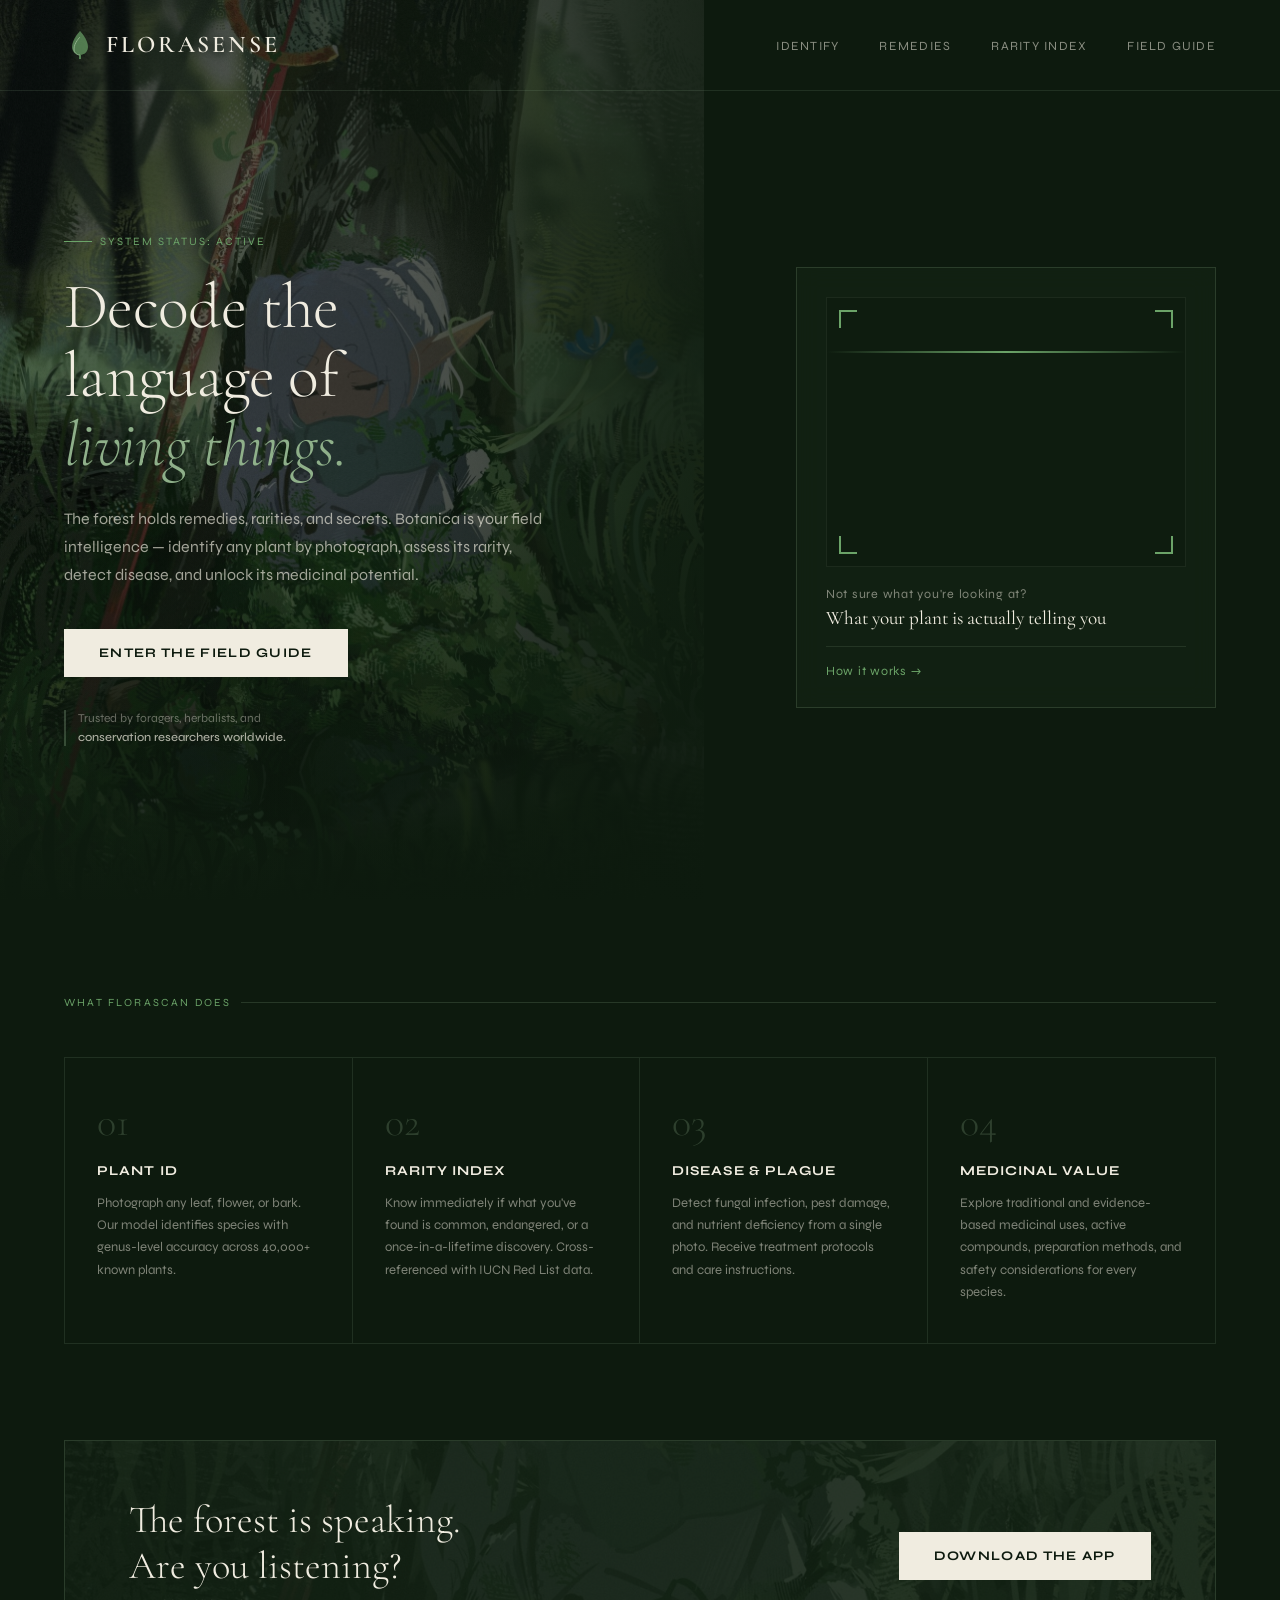
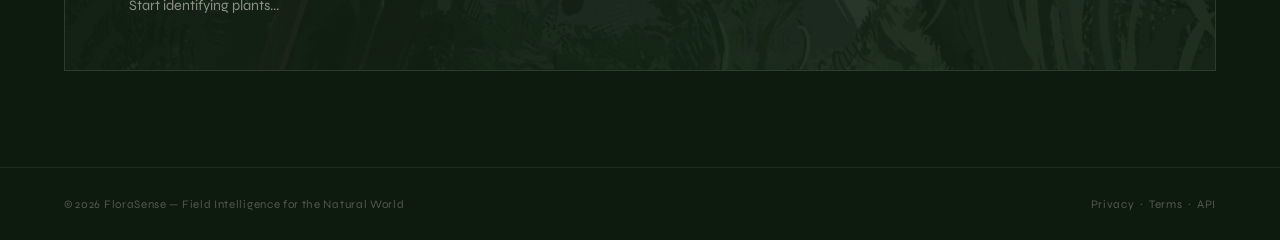
<file: index.html>
<!DOCTYPE html>
<html lang="en">
<head>
<meta charset="UTF-8">
<meta name="viewport" content="width=device-width, initial-scale=1.0">
<title>FloraSense</title>
<link href="https://fonts.googleapis.com/css2?family=Cormorant+Garamond:ital,wght@0,300;0,400;0,600;1,300;1,400&family=Syne:wght@400;500;700&display=swap" rel="stylesheet">
  <link rel="stylesheet" href="assets/css/style.css">
</head>
<body>

<section class="hero">
  <div class="hero-bg"></div>
  <div class="hero-overlay"></div>

  <nav>
    <a href="#" class="logo">
      <svg class="logo-icon" viewBox="0 0 32 32" fill="none" xmlns="http://www.w3.org/2000/svg">
        <path d="M16 2C16 2 8 10 8 18C8 22.4 11.6 26 16 26C20.4 26 24 22.4 24 18C24 10 16 2 16 2Z" fill="#6ba368" opacity="0.7"/>
        <path d="M16 8C16 8 10 14 10 20C10 23.3 12.7 26 16 26" stroke="#8fb08a" stroke-width="1" fill="none"/>
        <line x1="16" y1="26" x2="16" y2="30" stroke="#6ba368" stroke-width="1.5"/>
      </svg>
      <span class="logo-text">FloraSense</span>
    </a>

    <ul class="nav-links">
      <li><a href="pages/scan.html">Identify</a></li>
      <li><a href="pages/remedies.html">Remedies</a></li>
      <li><a href="pages/rarity.html">Rarity Index</a></li>
      <li><a href="pages/field-guide.html">Field Guide</a></li>
    </ul>
  </nav>

  <div class="hero-body">
    <div class="hero-left">
      <div class="status-tag">System Status: Active</div>
      <h1>Decode the<br>language of<br><em>living things.</em></h1>
      <p class="hero-desc">
        The forest holds remedies, rarities, and secrets. Botanica is your field intelligence — identify any plant by photograph, assess its rarity, detect disease, and unlock its medicinal potential.
      </p>
      <a href="pages/field-guide.html">
      <button class="btn-primary">Enter the Field Guide</button>
    </a>
      <div class="trust-line">
        <p>Trusted by foragers, herbalists, and<br><strong>conservation researchers worldwide.</strong></p>
      </div>
    </div>

    <div class="feature-card">
      <div class="card-preview">
        <div class="scan-line"></div>
        <div class="scan-corner tl"></div>
        <div class="scan-corner tr"></div>
        <div class="scan-corner bl"></div>
        <div class="scan-corner br"></div>
      </div>
      <p class="card-subtitle">Not sure what you're looking at?</p>
      <p class="card-title">What your plant is actually telling you</p>
      <hr class="card-divider">
      <a href="pages/scan.html" class="card-link">How it works &rarr;</a>
    </div>
  </div>
</section>

<section class="features">
  <div class="section-label">What FloraScan does</div>
  <div class="features-grid">
    <div class="feat">
      <span class="feat-number">01</span>
      <div class="feat-title">Plant ID</div>
      <p class="feat-desc">Photograph any leaf, flower, or bark. Our model identifies species with genus-level accuracy across 40,000+ known plants.</p>
    </div>
    <div class="feat">
      <span class="feat-number">02</span>
      <div class="feat-title">Rarity Index</div>
      <p class="feat-desc">Know immediately if what you've found is common, endangered, or a once-in-a-lifetime discovery. Cross-referenced with IUCN Red List data.</p>
    </div>
    <div class="feat">
      <span class="feat-number">03</span>
      <div class="feat-title">Disease & Plague</div>
      <p class="feat-desc">Detect fungal infection, pest damage, and nutrient deficiency from a single photo. Receive treatment protocols and care instructions.</p>
    </div>
    <div class="feat">
      <span class="feat-number">04</span>
      <div class="feat-title">Medicinal Value</div>
      <p class="feat-desc">Explore traditional and evidence-based medicinal uses, active compounds, preparation methods, and safety considerations for every species.</p>
    </div>
  </div>
</section>

<div class="cta-band">
  <div class="cta-band-content">
    <h2>The forest is speaking.<br>Are you listening?</h2>
    <p>Start identifying plants...</p>
  </div>
  <a href="blank.html" target="_blank">
  <button class="btn-primary">Download the App</button>
  </a>
</div>

<footer>
  <span>&copy; 2026 FloraSense &mdash; Field Intelligence for the Natural World</span>
  <span>Privacy &nbsp;&middot;&nbsp; Terms &nbsp;&middot;&nbsp; API</span>
</footer>

<script src="assets/js/main.js"></script>
</body>
</html>
</file>
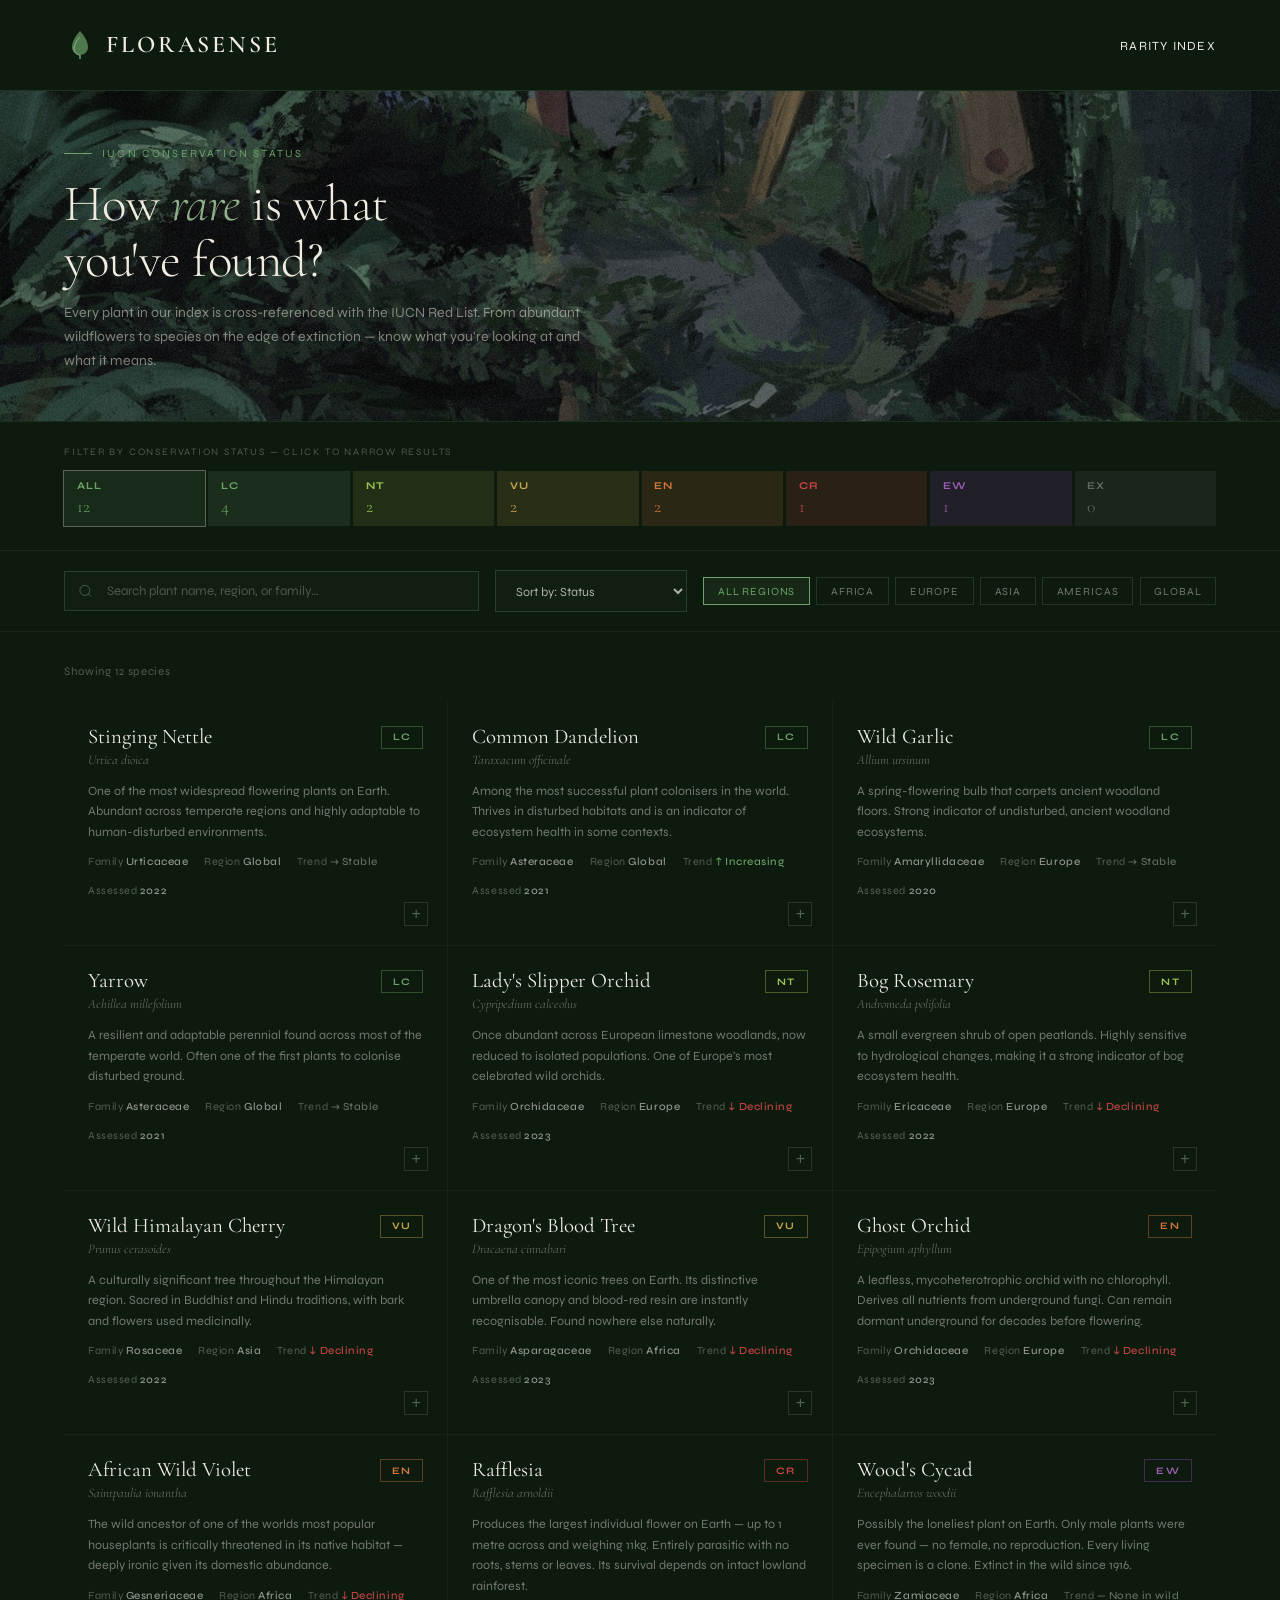
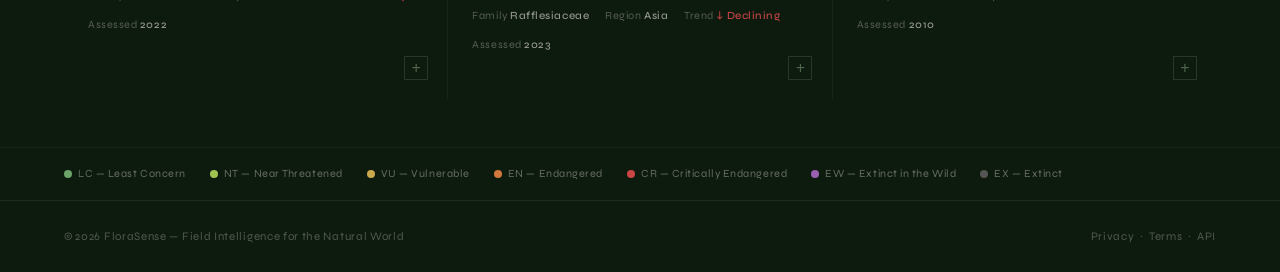
<file: pages/rarity.html>
<!DOCTYPE html>
<html lang="en">
<head>
<meta charset="UTF-8">
<meta name="viewport" content="width=device-width, initial-scale=1.0">
<title>FloraSense — Rarity Index</title>
<link href="https://fonts.googleapis.com/css2?family=Cormorant+Garamond:ital,wght@0,300;0,400;0,600;1,300;1,400&family=Syne:wght@400;500;700&display=swap" rel="stylesheet">
<link rel="stylesheet" href="../assets/css/style.css">
<style>
  .page { min-height: 100vh; display: flex; flex-direction: column; background: #0d1a0e; }

  .page-hero {
    position: relative;
    padding: 3.5rem 4rem 3rem;
    border-bottom: 0.5px solid rgba(143,176,138,0.12);
    overflow: hidden;
  }

  .page-hero::before {
    content: '';
    position: absolute;
    inset: 0;
    background-image: url('../assets/images/forest_elf2.webp');
    background-size: cover;
    background-position: center 60%;
    filter: saturate(0.4) brightness(0.6);
    z-index: 0;
  }

  .page-hero-content { position: relative; z-index: 1; max-width: 1300px; margin: 0 auto; width: 100%; }

  .panel-label {
    font-size: 0.68rem;
    letter-spacing: 0.2em;
    text-transform: uppercase;
    color: var(--leaf);
    margin-bottom: 1rem;
    display: flex;
    align-items: center;
    gap: 10px;
  }
  .panel-label::before { content: ''; width: 28px; height: 1px; background: var(--leaf); }

  .page-hero h1 {
    font-family: 'Cormorant Garamond', serif;
    font-size: clamp(2.2rem, 4vw, 3.5rem);
    font-weight: 300;
    line-height: 1.1;
    margin-bottom: 0.8rem;
  }
  .page-hero h1 em { font-style: italic; color: var(--sage); }
  .page-hero p { font-size: 0.88rem; color: rgba(240,236,224,0.5); line-height: 1.7; max-width: 540px; }

  /* SCALE STRIP */
  .scale-strip {
    padding: 1.5rem 4rem;
    border-bottom: 0.5px solid rgba(143,176,138,0.1);
    max-width: 1300px;
    margin: 0 auto;
    width: 100%;
  }
  .scale-label { font-size: 0.62rem; letter-spacing: 0.18em; text-transform: uppercase; color: rgba(240,236,224,0.3); margin-bottom: 0.8rem; }
  .scale-bar { display: flex; gap: 3px; }
  .scale-seg { flex: 1; padding: 0.55rem 0.8rem; cursor: pointer; transition: opacity 0.2s; display: flex; flex-direction: column; gap: 4px; }
  .scale-seg:hover { opacity: 0.8; }
  .scale-seg.active { outline: 1.5px solid rgba(240,236,224,0.35); }
  .scale-seg-label { font-size: 0.65rem; font-weight: 700; letter-spacing: 0.1em; text-transform: uppercase; }
  .scale-seg-count { font-family: 'Cormorant Garamond', serif; font-size: 1.1rem; font-weight: 300; }

  .seg-all { background: rgba(107,163,104,0.12); } .seg-all .scale-seg-label,.seg-all .scale-seg-count { color: var(--leaf); }
  .seg-lc  { background: rgba(107,163,104,0.15); } .seg-lc  .scale-seg-label,.seg-lc  .scale-seg-count { color: #6ba368; }
  .seg-nt  { background: rgba(160,195,80,0.13);  } .seg-nt  .scale-seg-label,.seg-nt  .scale-seg-count { color: #a0c350; }
  .seg-vu  { background: rgba(201,168,76,0.15);  } .seg-vu  .scale-seg-label,.seg-vu  .scale-seg-count { color: #c9a84c; }
  .seg-en  { background: rgba(210,120,60,0.15);  } .seg-en  .scale-seg-label,.seg-en  .scale-seg-count { color: #d2783c; }
  .seg-cr  { background: rgba(200,70,70,0.15);   } .seg-cr  .scale-seg-label,.seg-cr  .scale-seg-count { color: #c84646; }
  .seg-ew  { background: rgba(150,60,180,0.15);  } .seg-ew  .scale-seg-label,.seg-ew  .scale-seg-count { color: #9a60b4; }
  .seg-ex  { background: rgba(80,80,80,0.2);     } .seg-ex  .scale-seg-label,.seg-ex  .scale-seg-count { color: rgba(240,236,224,0.35); }

  /* CONTROLS */
  .controls-row {
    padding: 1.2rem 4rem;
    border-bottom: 0.5px solid rgba(143,176,138,0.08);
    display: flex;
    gap: 1rem;
    align-items: center;
    flex-wrap: wrap;
    max-width: 1300px;
    margin: 0 auto;
    width: 100%;
  }

  .search-wrap { position: relative; flex: 1; min-width: 200px; }
  .search-wrap svg { position: absolute; left: 14px; top: 50%; transform: translateY(-50%); width: 15px; height: 15px; stroke: rgba(143,176,138,0.45); pointer-events: none; }
  #search-input { width: 100%; background: rgba(20,36,21,0.5); border: 0.5px solid rgba(143,176,138,0.2); color: var(--cream); font-family: 'Syne', sans-serif; font-size: 0.82rem; padding: 0.7rem 1rem 0.7rem 2.6rem; outline: none; transition: border-color 0.2s; }
  #search-input::placeholder { color: rgba(240,236,224,0.28); }
  #search-input:focus { border-color: var(--leaf); }

  .sort-select { background: rgba(20,36,21,0.5); border: 0.5px solid rgba(143,176,138,0.2); color: rgba(240,236,224,0.7); font-family: 'Syne', sans-serif; font-size: 0.78rem; padding: 0.7rem 1rem; outline: none; cursor: pointer; }
  .sort-select option { background: #0d1a0e; }

  .region-pills { display: flex; gap: 0.4rem; flex-wrap: wrap; }
  .region-pill { font-family: 'Syne', sans-serif; font-size: 0.68rem; letter-spacing: 0.08em; text-transform: uppercase; padding: 0.4rem 0.85rem; border: 0.5px solid rgba(143,176,138,0.18); color: rgba(240,236,224,0.45); background: transparent; cursor: pointer; transition: all 0.2s; }
  .region-pill:hover { border-color: var(--leaf); color: var(--cream); }
  .region-pill.active { border-color: var(--leaf); color: var(--leaf); background: rgba(107,163,104,0.1); }

  /* GRID */
  .rarity-grid-wrap { padding: 2rem 4rem 3rem; max-width: 1300px; margin: 0 auto; width: 100%; flex: 1; }
  .grid-meta { font-size: 0.72rem; color: rgba(240,236,224,0.3); letter-spacing: 0.06em; margin-bottom: 1.5rem; }
  .rarity-grid { display: grid; grid-template-columns: repeat(auto-fill, minmax(300px, 1fr)); gap: 1px; background: rgba(143,176,138,0.07); }

  /* PLANT CARD */
  .plant-card { background: #0d1a0e; padding: 1.5rem; cursor: pointer; transition: background 0.2s; position: relative; padding-bottom: 3rem; }
  .plant-card:hover { background: rgba(20,36,21,0.9); }
  .plant-card.expanded { background: rgba(20,40,21,0.95); }

  .card-top { display: flex; align-items: flex-start; justify-content: space-between; gap: 0.8rem; margin-bottom: 0.8rem; }
  .card-name { font-family: 'Cormorant Garamond', serif; font-size: 1.3rem; font-weight: 400; line-height: 1.1; margin-bottom: 0.2rem; }
  .card-latin { font-family: 'Cormorant Garamond', serif; font-style: italic; font-size: 0.82rem; color: rgba(240,236,224,0.38); }
  .card-snippet { font-size: 0.78rem; color: rgba(240,236,224,0.45); line-height: 1.65; margin-bottom: 0.8rem; }

  .status-badge { font-size: 0.62rem; font-weight: 700; letter-spacing: 0.12em; text-transform: uppercase; padding: 0.28rem 0.7rem; white-space: nowrap; flex-shrink: 0; }
  .status-LC { border: 0.5px solid rgba(107,163,104,0.4); color: #6ba368; }
  .status-NT { border: 0.5px solid rgba(160,195,80,0.4);  color: #a0c350; }
  .status-VU { border: 0.5px solid rgba(201,168,76,0.4);  color: #c9a84c; }
  .status-EN { border: 0.5px solid rgba(210,120,60,0.4);  color: #d2783c; }
  .status-CR { border: 0.5px solid rgba(200,70,70,0.4);   color: #c84646; }
  .status-EW { border: 0.5px solid rgba(150,60,180,0.4);  color: #9a60b4; }
  .status-EX { border: 0.5px solid rgba(120,120,120,0.4); color: rgba(240,236,224,0.4); }

  .card-meta-row { display: flex; gap: 1rem; flex-wrap: wrap; }
  .card-meta-item { font-size: 0.68rem; color: rgba(240,236,224,0.32); letter-spacing: 0.05em; }
  .card-meta-item span { color: rgba(240,236,224,0.6); font-weight: 500; }

  .card-expand-btn { position: absolute; bottom: 1.2rem; right: 1.2rem; width: 24px; height: 24px; border: 0.5px solid rgba(143,176,138,0.2); background: transparent; cursor: pointer; display: flex; align-items: center; justify-content: center; transition: all 0.2s; color: rgba(143,176,138,0.5); font-size: 16px; line-height: 1; }
  .plant-card:hover .card-expand-btn { border-color: var(--leaf); color: var(--leaf); }

  /* EXPANDED DETAIL */
  .card-detail { display: none; margin-top: 1.2rem; padding-top: 1.2rem; border-top: 0.5px solid rgba(143,176,138,0.12); animation: fadeUp 0.3s ease forwards; }
  .plant-card.expanded .card-detail { display: block; }

  @keyframes fadeUp { from { opacity:0; transform:translateY(8px); } to { opacity:1; transform:translateY(0); } }

  .detail-row { display: grid; grid-template-columns: 1fr 1fr; gap: 1.2rem; margin-bottom: 1.2rem; }
  .detail-block-title { font-size: 0.62rem; letter-spacing: 0.15em; text-transform: uppercase; color: var(--leaf); margin-bottom: 0.45rem; }
  .detail-block-body { font-size: 0.78rem; color: rgba(240,236,224,0.6); line-height: 1.65; }

  .threat-tags { display: flex; flex-wrap: wrap; gap: 0.4rem; margin-top: 0.4rem; }
  .threat-tag { font-size: 0.65rem; letter-spacing: 0.05em; padding: 0.25rem 0.6rem; border: 0.5px solid rgba(200,100,80,0.25); color: #d48a7a; }
  .conservation-tag { font-size: 0.65rem; letter-spacing: 0.05em; padding: 0.25rem 0.6rem; border: 0.5px solid rgba(107,163,104,0.25); color: var(--sage); }

  .card-actions { display: flex; gap: 1rem; margin-top: 1rem; padding-top: 1rem; border-top: 0.5px solid rgba(143,176,138,0.08); }
  .card-action-link { font-size: 0.72rem; letter-spacing: 0.08em; text-transform: uppercase; color: var(--leaf); text-decoration: none; transition: color 0.2s; }
  .card-action-link:hover { color: var(--sage); }

  /* LEGEND */
  .legend-strip { padding: 1.2rem 4rem; border-top: 0.5px solid rgba(143,176,138,0.08); display: flex; gap: 1.5rem; flex-wrap: wrap; max-width: 1300px; margin: 0 auto; width: 100%; }
  .legend-item { display: flex; align-items: center; gap: 6px; font-size: 0.68rem; color: rgba(240,236,224,0.4); letter-spacing: 0.05em; }
  .legend-dot { width: 8px; height: 8px; border-radius: 50%; flex-shrink: 0; }

  @media (max-width: 900px) {
    .page-hero,.scale-strip,.controls-row,.rarity-grid-wrap,.legend-strip { padding-left: 1.5rem; padding-right: 1.5rem; }
    .rarity-grid { grid-template-columns: 1fr; }
    .scale-seg-label { font-size: 0.55rem; }
    .detail-row { grid-template-columns: 1fr; }
    .region-pills { display: none; }
  }
</style>
</head>
<body>
<div class="page">

  <nav>
    <a href="../index.html" class="logo">
      <svg class="logo-icon" viewBox="0 0 32 32" fill="none">
        <path d="M16 2C16 2 8 10 8 18C8 22.4 11.6 26 16 26C20.4 26 24 22.4 24 18C24 10 16 2 16 2Z" fill="#6ba368" opacity="0.7"/>
        <path d="M16 8C16 8 10 14 10 20C10 23.3 12.7 26 16 26" stroke="#8fb08a" stroke-width="1" fill="none"/>
        <line x1="16" y1="26" x2="16" y2="30" stroke="#6ba368" stroke-width="1.5"/>
      </svg>
      <span class="logo-text">FloraSense</span>
    </a>
    <ul class="nav-links">
      <!--<li><a href="scan.html">Identify</a></li>-->
      <!--<li><a href="remedies.html">Remedies</a></li>-->
      <li><a href="rarity.html" style="color:var(--cream)">Rarity Index</a></li>
      <!--<li><a href="field-guide.html">Field Guide</a></li>-->
    </ul>
  </nav>

  <div class="page-hero">
    <div class="page-hero-content">
      <div class="panel-label">IUCN Conservation Status</div>
      <h1>How <em>rare</em> is what<br>you've found?</h1>
      <p>Every plant in our index is cross-referenced with the IUCN Red List. From abundant wildflowers to species on the edge of extinction — know what you're looking at and what it means.</p>
    </div>
  </div>

  <!-- RARITY SCALE BAR -->
  <div class="scale-strip">
    <div class="scale-label">Filter by conservation status — click to narrow results</div>
    <div class="scale-bar">
      <div class="scale-seg seg-all active" data-status="all"><span class="scale-seg-label">All</span><span class="scale-seg-count" id="count-all">12</span></div>
      <div class="scale-seg seg-lc"  data-status="LC"><span class="scale-seg-label">LC</span><span class="scale-seg-count" id="count-LC">0</span></div>
      <div class="scale-seg seg-nt"  data-status="NT"><span class="scale-seg-label">NT</span><span class="scale-seg-count" id="count-NT">0</span></div>
      <div class="scale-seg seg-vu"  data-status="VU"><span class="scale-seg-label">VU</span><span class="scale-seg-count" id="count-VU">0</span></div>
      <div class="scale-seg seg-en"  data-status="EN"><span class="scale-seg-label">EN</span><span class="scale-seg-count" id="count-EN">0</span></div>
      <div class="scale-seg seg-cr"  data-status="CR"><span class="scale-seg-label">CR</span><span class="scale-seg-count" id="count-CR">0</span></div>
      <div class="scale-seg seg-ew"  data-status="EW"><span class="scale-seg-label">EW</span><span class="scale-seg-count" id="count-EW">0</span></div>
      <div class="scale-seg seg-ex"  data-status="EX"><span class="scale-seg-label">EX</span><span class="scale-seg-count" id="count-EX">0</span></div>
    </div>
  </div>

  <!-- CONTROLS -->
  <div class="controls-row">
    <div class="search-wrap">
      <svg viewBox="0 0 24 24" fill="none" stroke="currentColor" stroke-width="1.5"><circle cx="11" cy="11" r="8"/><path d="M21 21l-4.35-4.35"/></svg>
      <input type="text" id="search-input" placeholder="Search plant name, region, or family…">
    </div>
    <select class="sort-select" id="sort-select">
      <option value="status">Sort by: Status</option>
      <option value="name">Sort by: Name</option>
      <option value="population">Sort by: Population Trend</option>
    </select>
    <div class="region-pills">
      <button class="region-pill active" data-region="all">All Regions</button>
      <button class="region-pill" data-region="africa">Africa</button>
      <button class="region-pill" data-region="europe">Europe</button>
      <button class="region-pill" data-region="asia">Asia</button>
      <button class="region-pill" data-region="americas">Americas</button>
      <button class="region-pill" data-region="global">Global</button>
    </div>
  </div>

  <!-- GRID -->
  <div class="rarity-grid-wrap">
    <div class="grid-meta" id="grid-meta">Showing 12 species</div>
    <div class="rarity-grid" id="rarity-grid"></div>
  </div>

  <!-- LEGEND -->
  <div class="legend-strip">
    <div class="legend-item"><div class="legend-dot" style="background:#6ba368"></div>LC — Least Concern</div>
    <div class="legend-item"><div class="legend-dot" style="background:#a0c350"></div>NT — Near Threatened</div>
    <div class="legend-item"><div class="legend-dot" style="background:#c9a84c"></div>VU — Vulnerable</div>
    <div class="legend-item"><div class="legend-dot" style="background:#d2783c"></div>EN — Endangered</div>
    <div class="legend-item"><div class="legend-dot" style="background:#c84646"></div>CR — Critically Endangered</div>
    <div class="legend-item"><div class="legend-dot" style="background:#9a60b4"></div>EW — Extinct in the Wild</div>
    <div class="legend-item"><div class="legend-dot" style="background:#555"></div>EX — Extinct</div>
  </div>

  <footer>
    <span>&copy; 2026 FloraSense &mdash; Field Intelligence for the Natural World</span>
    <span>Privacy &nbsp;&middot;&nbsp; Terms &nbsp;&middot;&nbsp; API</span>
  </footer>
</div>

<script>
const plants = [
  { id:1,  name:'Stinging Nettle',         latin:'Urtica dioica',          family:'Urticaceae',     status:'LC', region:'global',  population:'Stable',        trend:'stable',    habitat:'Disturbed ground, riverbanks, woodland edges',       range:'Worldwide — all continents except Antarctica',           snippet:'One of the most widespread flowering plants on Earth. Abundant across temperate regions and highly adaptable to human-disturbed environments.',                                                                                threats:[],                                                                                          conservation:['No conservation concern','Widely cultivated'],                                               lastAssessed:'2022' },
  { id:2,  name:'Common Dandelion',        latin:'Taraxacum officinale',   family:'Asteraceae',     status:'LC', region:'global',  population:'Increasing',    trend:'increasing',habitat:'Grassland, lawns, roadsides, disturbed soil',        range:'Globally distributed, native to Eurasia',                snippet:'Among the most successful plant colonisers in the world. Thrives in disturbed habitats and is an indicator of ecosystem health in some contexts.',                                                                             threats:[],                                                                                          conservation:['No conservation action required'],                                                           lastAssessed:'2021' },
  { id:3,  name:'Wild Garlic',             latin:'Allium ursinum',         family:'Amaryllidaceae', status:'LC', region:'europe',  population:'Stable',        trend:'stable',    habitat:'Damp deciduous woodland, shaded stream banks',        range:'Europe and Asia',                                        snippet:'A spring-flowering bulb that carpets ancient woodland floors. Strong indicator of undisturbed, ancient woodland ecosystems.',                                                                                                 threats:['Habitat loss from woodland clearance'],                                                    conservation:['Protected in some EU states','Habitat preservation key'],                                   lastAssessed:'2020' },
  { id:4,  name:'Yarrow',                  latin:'Achillea millefolium',   family:'Asteraceae',     status:'LC', region:'global',  population:'Stable',        trend:'stable',    habitat:'Meadows, grasslands, roadsides, open woodland',       range:'Northern hemisphere — widespread',                       snippet:'A resilient and adaptable perennial found across most of the temperate world. Often one of the first plants to colonise disturbed ground.',                                                                                  threats:[],                                                                                          conservation:['No concern','Beneficial for pollinators'],                                                   lastAssessed:'2021' },
  { id:5,  name:"Lady's Slipper Orchid",  latin:'Cypripedium calceolus',  family:'Orchidaceae',    status:'NT', region:'europe',  population:'Declining',     trend:'declining', habitat:'Calcareous woodland, limestone grassland',            range:'Europe and Asia, highly fragmented',                     snippet:"Once abundant across European limestone woodlands, now reduced to isolated populations. One of Europe's most celebrated wild orchids.",                                                                                       threats:['Illegal collection','Habitat loss','Woodland management changes'],                         conservation:['CITES Appendix II','Protected across EU','Active reintroduction programmes'],               lastAssessed:'2023' },
  { id:6,  name:'Bog Rosemary',           latin:'Andromeda polifolia',    family:'Ericaceae',      status:'NT', region:'europe',  population:'Declining',     trend:'declining', habitat:'Peat bogs, wet heathland, sphagnum moss communities', range:'Circumpolar — Northern Europe, Asia, North America',     snippet:'A small evergreen shrub of open peatlands. Highly sensitive to hydrological changes, making it a strong indicator of bog ecosystem health.',                                                                                 threats:['Peat extraction','Drainage of wetlands','Climate-driven habitat drying'],                  conservation:['Peatland restoration key','Protected in several EU countries'],                             lastAssessed:'2022' },
  { id:7,  name:'Wild Himalayan Cherry',  latin:'Prunus cerasoides',      family:'Rosaceae',       status:'VU', region:'asia',    population:'Declining',     trend:'declining', habitat:'Montane forests, 1,000–2,400m elevation',            range:'Himalayas — India, Nepal, Bhutan, Myanmar',              snippet:'A culturally significant tree throughout the Himalayan region. Sacred in Buddhist and Hindu traditions, with bark and flowers used medicinally.',                                                                              threats:['Deforestation','Over-harvesting of bark','Agricultural expansion','Climate change'],        conservation:['Protected forest zones','Community conservation efforts in Nepal'],                         lastAssessed:'2022' },
  { id:8,  name:"Dragon's Blood Tree",    latin:'Dracaena cinnabari',     family:'Asparagaceae',   status:'VU', region:'africa',  population:'Declining',     trend:'declining', habitat:'Rocky plateaus, monsoon cloud forest',               range:'Endemic to Socotra Island, Yemen',                       snippet:"One of the most iconic trees on Earth. Its distinctive umbrella canopy and blood-red resin are instantly recognisable. Found nowhere else naturally.",                                                                        threats:['Climate change reducing fog','Overgrazing','Low natural regeneration'],                    conservation:['UNESCO World Heritage Site','Socotra Archipelago protected area'],                          lastAssessed:'2023' },
  { id:9,  name:'Ghost Orchid',           latin:'Epipogium aphyllum',     family:'Orchidaceae',    status:'EN', region:'europe',  population:'Declining',     trend:'declining', habitat:'Deep shaded beech and oak woodland, humus-rich soils',range:'Europe and temperate Asia, highly sporadic',            snippet:'A leafless, mycoheterotrophic orchid with no chlorophyll. Derives all nutrients from underground fungi. Can remain dormant underground for decades before flowering.',                                                         threats:['Woodland disturbance','Loss of mycorrhizal networks','Climate change','Deer browsing'],     conservation:['Strictly protected across EU','Sites kept confidential to prevent disturbance'],            lastAssessed:'2023' },
  { id:10, name:'African Wild Violet',    latin:'Saintpaulia ionantha',   family:'Gesneriaceae',   status:'EN', region:'africa',  population:'Declining',     trend:'declining', habitat:'Humid montane forest, shaded rocky outcrops',        range:'Endemic to the Eastern Arc Mountains, Tanzania',         snippet:'The wild ancestor of one of the worlds most popular houseplants is critically threatened in its native habitat — deeply ironic given its domestic abundance.',                                                                  threats:['Deforestation','Agricultural encroachment','Collection pressure'],                         conservation:['CITES Appendix I','Eastern Arc forest reserves','Ex-situ conservation in botanical gardens'],lastAssessed:'2022' },
  { id:11, name:'Rafflesia',              latin:'Rafflesia arnoldii',      family:'Rafflesiaceae',  status:'CR', region:'asia',    population:'Declining',     trend:'declining', habitat:'Lowland tropical rainforest',                        range:'Sumatra and Borneo, Indonesia',                          snippet:'Produces the largest individual flower on Earth — up to 1 metre across and weighing 11kg. Entirely parasitic with no roots, stems or leaves. Its survival depends on intact lowland rainforest.',                            threats:['Rapid deforestation','Palm oil expansion','Cannot be cultivated outside natural habitat'],  conservation:['Indonesian national parks','No successful ex-situ conservation yet developed'],             lastAssessed:'2023' },
  { id:12, name:"Wood's Cycad",           latin:'Encephalartos woodii',    family:'Zamiaceae',      status:'EW', region:'africa',  population:'None in wild',  trend:'none',      habitat:'Formerly subtropical coastal forest, South Africa', range:'Last wild specimen found in KwaZulu-Natal, 1916',        snippet:'Possibly the loneliest plant on Earth. Only male plants were ever found — no female, no reproduction. Every living specimen is a clone. Extinct in the wild since 1916.',                                                      threats:['Original habitat destroyed','No wild population remains','Reproduction impossible without female plant'], conservation:['Held in 150+ botanical gardens globally','Genetic research ongoing','Kew Gardens holds original specimens'], lastAssessed:'2010' },
];

const statusOrder = { LC:0, NT:1, VU:2, EN:3, CR:4, EW:5, EX:6 };
let activeStatus = 'all', activeRegion = 'all', searchQuery = '', sortBy = 'status', expandedId = null;

function getFiltered() {
  return plants
    .filter(p => {
      const matchStatus = activeStatus === 'all' || p.status === activeStatus;
      const matchRegion = activeRegion === 'all' || p.region === activeRegion;
      const q = searchQuery.toLowerCase();
      const matchSearch = !q || p.name.toLowerCase().includes(q) || p.latin.toLowerCase().includes(q) || p.family.toLowerCase().includes(q) || p.range.toLowerCase().includes(q);
      return matchStatus && matchRegion && matchSearch;
    })
    .sort((a, b) => {
      if (sortBy === 'name') return a.name.localeCompare(b.name);
      if (sortBy === 'population') return ['declining','stable','increasing','none'].indexOf(a.trend) - ['declining','stable','increasing','none'].indexOf(b.trend);
      return statusOrder[a.status] - statusOrder[b.status];
    });
}

function render() {
  const filtered = getFiltered();
  const grid = document.getElementById('rarity-grid');
  document.getElementById('grid-meta').textContent = `Showing ${filtered.length} species`;
  grid.innerHTML = '';

  if (!filtered.length) {
    grid.innerHTML = '<div style="padding:4rem 2rem;text-align:center;color:rgba(240,236,224,0.25);font-size:0.85rem;grid-column:1/-1">No species match your current filters.</div>';
    return;
  }

  filtered.forEach(p => {
    const trendColor = p.trend === 'declining' ? '#c84646' : p.trend === 'increasing' ? '#6ba368' : 'rgba(240,236,224,0.4)';
    const trendIcon  = p.trend === 'declining' ? '&#8595;' : p.trend === 'increasing' ? '&#8593;' : p.trend === 'stable' ? '&#8594;' : '&mdash;';
    const isExpanded = p.id === expandedId;

    const card = document.createElement('div');
    card.className = 'plant-card' + (isExpanded ? ' expanded' : '');
    card.dataset.id = p.id;

    card.innerHTML = `
      <div class="card-top">
        <div>
          <div class="card-name">${p.name}</div>
          <div class="card-latin">${p.latin}</div>
        </div>
        <span class="status-badge status-${p.status}">${p.status}</span>
      </div>
      <p class="card-snippet">${p.snippet}</p>
      <div class="card-meta-row">
        <div class="card-meta-item">Family <span>${p.family}</span></div>
        <div class="card-meta-item">Region <span style="text-transform:capitalize">${p.region}</span></div>
        <div class="card-meta-item">Trend <span style="color:${trendColor}">${trendIcon} ${p.population}</span></div>
        <div class="card-meta-item">Assessed <span>${p.lastAssessed}</span></div>
      </div>
      <div class="card-detail">
        <div class="detail-row">
          <div><div class="detail-block-title">Habitat</div><div class="detail-block-body">${p.habitat}</div></div>
          <div><div class="detail-block-title">Range</div><div class="detail-block-body">${p.range}</div></div>
        </div>
        ${p.threats.length ? `<div style="margin-bottom:1rem"><div class="detail-block-title">Threats</div><div class="threat-tags">${p.threats.map(t=>`<span class="threat-tag">${t}</span>`).join('')}</div></div>` : ''}
        <div style="margin-bottom:1rem"><div class="detail-block-title">Conservation Measures</div><div class="threat-tags">${p.conservation.map(c=>`<span class="conservation-tag">${c}</span>`).join('')}</div></div>
        <div class="card-actions">
          <a href="field-guide.html" class="card-action-link">Field Guide &#8594;</a>
          <a href="remedies.html" class="card-action-link">Medicinal Uses &#8594;</a>
        </div>
      </div>
      <button class="card-expand-btn">${isExpanded ? '&#8722;' : '&#43;'}</button>
    `;

    const toggle = () => { expandedId = p.id === expandedId ? null : p.id; render(); };
    card.querySelector('.card-expand-btn').addEventListener('click', e => { e.stopPropagation(); toggle(); });
    card.addEventListener('click', toggle);
    grid.appendChild(card);
  });
}

function updateCounts() {
  document.getElementById('count-all').textContent = plants.length;
  ['LC','NT','VU','EN','CR','EW','EX'].forEach(s => {
    document.getElementById('count-' + s).textContent = plants.filter(p => p.status === s).length;
  });
}

document.querySelectorAll('.scale-seg').forEach(seg => {
  seg.addEventListener('click', () => {
    document.querySelectorAll('.scale-seg').forEach(s => s.classList.remove('active'));
    seg.classList.add('active');
    activeStatus = seg.dataset.status;
    expandedId = null;
    render();
  });
});

document.querySelectorAll('.region-pill').forEach(pill => {
  pill.addEventListener('click', () => {
    document.querySelectorAll('.region-pill').forEach(p => p.classList.remove('active'));
    pill.classList.add('active');
    activeRegion = pill.dataset.region;
    expandedId = null;
    render();
  });
});

document.getElementById('search-input').addEventListener('input', e => { searchQuery = e.target.value; expandedId = null; render(); });
document.getElementById('sort-select').addEventListener('change', e => { sortBy = e.target.value; render(); });

const nav = document.querySelector('nav');
window.addEventListener('scroll', () => {
  nav.style.background     = window.scrollY > 40 ? 'rgba(13,26,14,0.95)' : '';
  nav.style.backdropFilter = window.scrollY > 40 ? 'blur(12px)' : '';
});

updateCounts();
render();
</script>
</body>
</html>
</file>
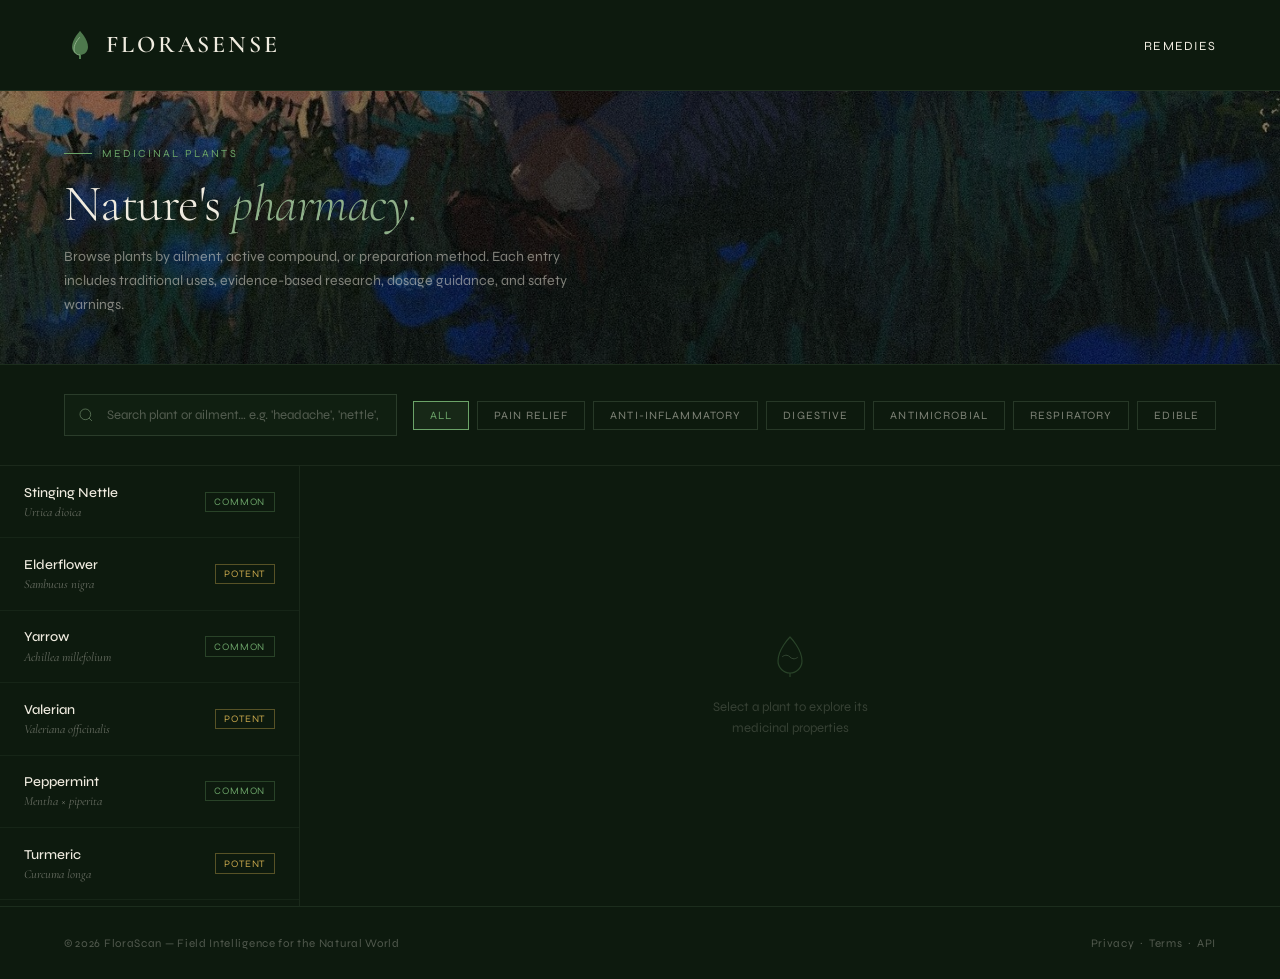
<file: pages/remedies.html>
<!DOCTYPE html>
<html lang="en">
<head>
<meta charset="UTF-8">
<meta name="viewport" content="width=device-width, initial-scale=1.0">
<title>FloraSense — Remedies</title>
<link href="https://fonts.googleapis.com/css2?family=Cormorant+Garamond:ital,wght@0,300;0,400;0,600;1,300;1,400&family=Syne:wght@400;500;700&display=swap" rel="stylesheet">
<link rel="stylesheet" href="../assets/css/style.css">
<style>

  .page { min-height: 100vh; display: flex; flex-direction: column; background: #0d1a0e; }

  /* ── PAGE HERO STRIP ── */
  .page-hero {
    position: relative;
    padding: 3.5rem 4rem 3rem;
    border-bottom: 0.5px solid rgba(143,176,138,0.12);
    overflow: hidden;
  }

  .page-hero::before {
    content: '';
    position: absolute;
    inset: 0;
    background-image: url('../assets/images/forest_elf3.webp');
    background-size: cover;
    background-position: center 30%;
    filter: saturate(1) brightness(0.6);
    z-index: 0;
  }

  .page-hero-content { position: relative; z-index: 1; max-width: 1300px; margin: 0 auto; width: 100%; }

  .page-hero .panel-label {
    font-size: 0.68rem;
    letter-spacing: 0.2em;
    text-transform: uppercase;
    color: var(--leaf);
    margin-bottom: 1rem;
    display: flex;
    align-items: center;
    gap: 10px;
  }

  .page-hero .panel-label::before {
    content: ''; width: 28px; height: 1px; background: var(--leaf);
  }

  .page-hero h1 {
    font-family: 'Cormorant Garamond', serif;
    font-size: clamp(2.2rem, 4vw, 3.5rem);
    font-weight: 300;
    line-height: 1.1;
    margin-bottom: 0.8rem;
  }

  .page-hero h1 em { font-style: italic; color: var(--sage); }

  .page-hero p {
    font-size: 0.88rem;
    color: rgba(240,236,224,0.5);
    line-height: 1.7;
    max-width: 520px;
  }

  /* ── SEARCH & FILTER BAR ── */
  .search-bar {
    padding: 1.8rem 4rem;
    border-bottom: 0.5px solid rgba(143,176,138,0.1);
    display: flex;
    gap: 1rem;
    align-items: center;
    flex-wrap: wrap;
    max-width: 1300px;
    margin: 0 auto;
    width: 100%;
  }

  .search-wrap {
    position: relative;
    flex: 1;
    min-width: 220px;
  }

  .search-wrap svg {
    position: absolute;
    left: 14px;
    top: 50%;
    transform: translateY(-50%);
    width: 16px; height: 16px;
    stroke: rgba(143,176,138,0.5);
    pointer-events: none;
  }

  #search-input {
    width: 100%;
    background: rgba(20,36,21,0.5);
    border: 0.5px solid rgba(143,176,138,0.2);
    color: var(--cream);
    font-family: 'Syne', sans-serif;
    font-size: 0.82rem;
    padding: 0.75rem 1rem 0.75rem 2.6rem;
    outline: none;
    transition: border-color 0.2s;
  }

  #search-input::placeholder { color: rgba(240,236,224,0.3); }
  #search-input:focus { border-color: var(--leaf); }

  .filter-pills {
    display: flex;
    gap: 0.5rem;
    flex-wrap: wrap;
  }

  .filter-pill {
    font-family: 'Syne', sans-serif;
    font-size: 0.7rem;
    letter-spacing: 0.1em;
    text-transform: uppercase;
    padding: 0.45rem 1rem;
    border: 0.5px solid rgba(143,176,138,0.2);
    color: rgba(240,236,224,0.5);
    background: transparent;
    cursor: pointer;
    transition: all 0.2s;
  }

  .filter-pill:hover { border-color: var(--leaf); color: var(--cream); }
  .filter-pill.active { border-color: var(--leaf); color: var(--leaf); background: rgba(107,163,104,0.1); }

  /* ── MAIN LAYOUT ── */
  .remedies-main {
    flex: 1;
    display: grid;
    grid-template-columns: 300px 1fr;
    max-width: 1300px;
    margin: 0 auto;
    width: 100%;
  }

  /* ── PLANT LIST (left) ── */
  .plant-list {
    border-right: 0.5px solid rgba(143,176,138,0.1);
    overflow-y: auto;
    max-height: calc(100vh - 280px);
    position: sticky;
    top: 0;
  }

  .plant-list-item {
    padding: 1.1rem 1.5rem;
    border-bottom: 0.5px solid rgba(143,176,138,0.08);
    cursor: pointer;
    transition: background 0.2s;
    display: flex;
    align-items: center;
    justify-content: space-between;
    gap: 0.5rem;
  }

  .plant-list-item:hover { background: rgba(74,124,78,0.07); }
  .plant-list-item.active { background: rgba(74,124,78,0.12); border-left: 2px solid var(--leaf); }

  .pli-name {
    font-size: 0.85rem;
    font-weight: 500;
    color: var(--cream);
    margin-bottom: 0.2rem;
  }

  .pli-latin {
    font-family: 'Cormorant Garamond', serif;
    font-style: italic;
    font-size: 0.78rem;
    color: rgba(240,236,224,0.4);
  }

  .pli-badge {
    font-size: 0.62rem;
    letter-spacing: 0.08em;
    text-transform: uppercase;
    padding: 0.2rem 0.55rem;
    white-space: nowrap;
    flex-shrink: 0;
  }

  .pli-badge.potent   { border: 0.5px solid rgba(201,168,76,0.4);  color: var(--gold); }
  .pli-badge.common   { border: 0.5px solid rgba(107,163,104,0.3); color: var(--leaf); }
  .pli-badge.caution  { border: 0.5px solid rgba(200,100,80,0.4);  color: #d48a7a; }

  .no-results {
    padding: 2rem 1.5rem;
    font-size: 0.8rem;
    color: rgba(240,236,224,0.35);
    text-align: center;
    display: none;
  }

  /* ── REMEDY DETAIL (right) ── */
  .remedy-detail {
    padding: 2.5rem 3rem;
    overflow-y: auto;
  }

  /* Empty state */
  .detail-empty {
    display: flex;
    flex-direction: column;
    align-items: center;
    justify-content: center;
    min-height: 360px;
    text-align: center;
    opacity: 0.3;
  }

  .detail-empty svg { width: 48px; height: 48px; margin-bottom: 1rem; }
  .detail-empty p { font-size: 0.82rem; color: rgba(240,236,224,0.6); max-width: 200px; line-height: 1.6; }

  /* Detail content */
  .detail-content { display: none; animation: fadeUp 0.35s ease forwards; }

  @keyframes fadeUp {
    from { opacity: 0; transform: translateY(12px); }
    to   { opacity: 1; transform: translateY(0); }
  }

  .detail-header {
    padding-bottom: 1.5rem;
    border-bottom: 0.5px solid rgba(143,176,138,0.12);
    margin-bottom: 1.8rem;
    display: flex;
    align-items: flex-start;
    justify-content: space-between;
    gap: 1rem;
  }

  .detail-name {
    font-family: 'Cormorant Garamond', serif;
    font-size: 2.6rem;
    font-weight: 300;
    line-height: 1.05;
    margin-bottom: 0.3rem;
  }

  .detail-latin {
    font-family: 'Cormorant Garamond', serif;
    font-style: italic;
    font-size: 1rem;
    color: rgba(240,236,224,0.4);
    margin-bottom: 0.6rem;
  }

  .detail-family {
    font-size: 0.7rem;
    letter-spacing: 0.12em;
    text-transform: uppercase;
    color: rgba(240,236,224,0.35);
  }

  .detail-badges { display: flex; gap: 0.5rem; flex-wrap: wrap; margin-top: 0.8rem; }

  .detail-badge {
    font-size: 0.68rem;
    letter-spacing: 0.1em;
    text-transform: uppercase;
    padding: 0.3rem 0.75rem;
  }

  .detail-badge.potent   { border: 0.5px solid rgba(201,168,76,0.5); color: var(--gold); }
  .detail-badge.common   { border: 0.5px solid rgba(107,163,104,0.4); color: var(--leaf); }
  .detail-badge.caution  { border: 0.5px solid rgba(200,100,80,0.4); color: #d48a7a; }
  .detail-badge.edible   { border: 0.5px solid rgba(100,170,200,0.4); color: #7ac0d4; }

  /* Sections */
  .detail-section {
    margin-bottom: 2rem;
    padding-bottom: 2rem;
    border-bottom: 0.5px solid rgba(143,176,138,0.08);
  }

  .detail-section:last-child { border-bottom: none; margin-bottom: 0; }

  .detail-section-title {
    font-size: 0.65rem;
    letter-spacing: 0.2em;
    text-transform: uppercase;
    color: var(--leaf);
    margin-bottom: 1rem;
  }

  .detail-section p {
    font-size: 0.88rem;
    color: rgba(240,236,224,0.68);
    line-height: 1.8;
  }

  /* Uses grid */
  .uses-grid {
    display: grid;
    grid-template-columns: repeat(auto-fill, minmax(180px, 1fr));
    gap: 0.8rem;
    margin-top: 0.5rem;
  }

  .use-card {
    background: rgba(20,36,21,0.5);
    border: 0.5px solid rgba(143,176,138,0.15);
    padding: 1rem;
  }

  .use-card-title {
    font-size: 0.75rem;
    font-weight: 700;
    letter-spacing: 0.06em;
    text-transform: uppercase;
    color: var(--cream);
    margin-bottom: 0.4rem;
  }

  .use-card-desc {
    font-size: 0.78rem;
    color: rgba(240,236,224,0.5);
    line-height: 1.6;
  }

  /* Preparation methods */
  .prep-list { list-style: none; margin-top: 0.5rem; }

  .prep-item {
    display: flex;
    align-items: flex-start;
    gap: 12px;
    padding: 0.9rem 0;
    border-bottom: 0.5px solid rgba(143,176,138,0.07);
  }

  .prep-item:last-child { border-bottom: none; }

  .prep-num {
    font-family: 'Cormorant Garamond', serif;
    font-size: 1.2rem;
    color: rgba(143,176,138,0.3);
    line-height: 1;
    flex-shrink: 0;
    width: 24px;
  }

  .prep-body { flex: 1; }

  .prep-method {
    font-size: 0.8rem;
    font-weight: 700;
    letter-spacing: 0.06em;
    text-transform: uppercase;
    color: var(--cream);
    margin-bottom: 0.25rem;
  }

  .prep-desc {
    font-size: 0.8rem;
    color: rgba(240,236,224,0.5);
    line-height: 1.6;
  }

  /* Compounds */
  .compound-tags { display: flex; flex-wrap: wrap; gap: 0.5rem; margin-top: 0.5rem; }

  .compound-tag {
    font-size: 0.7rem;
    letter-spacing: 0.05em;
    padding: 0.3rem 0.75rem;
    border: 0.5px solid rgba(100,170,200,0.25);
    color: #7ac0d4;
  }

  /* Warning box */
  .warning-box {
    background: rgba(180,80,60,0.08);
    border: 0.5px solid rgba(180,80,60,0.3);
    padding: 1rem 1.2rem;
    margin-top: 0.5rem;
  }

  .warning-box strong {
    display: block;
    font-size: 0.65rem;
    letter-spacing: 0.15em;
    text-transform: uppercase;
    color: #d48a7a;
    margin-bottom: 0.4rem;
  }

  .warning-box p {
    font-size: 0.8rem;
    color: rgba(212,138,122,0.8);
    line-height: 1.65;
  }

  /* Safe box */
  .safe-box {
    background: rgba(74,124,78,0.08);
    border: 0.5px solid rgba(74,124,78,0.25);
    padding: 1rem 1.2rem;
    margin-top: 0.5rem;
    font-size: 0.8rem;
    color: var(--sage);
    line-height: 1.65;
  }

  /* ── RESPONSIVE ── */
  @media (max-width: 900px) {
    .page-hero { padding: 2.5rem 1.5rem 2rem; }
    .search-bar { padding: 1.2rem 1.5rem; }
    .remedies-main { grid-template-columns: 1fr; }
    .plant-list { max-height: 260px; position: static; border-right: none; border-bottom: 0.5px solid rgba(143,176,138,0.1); }
    .remedy-detail { padding: 1.5rem; }
  }
</style>
</head>
<body>

<div class="page">

  <!-- NAV -->
  <nav>
    <a href="../index.html" class="logo">
      <svg class="logo-icon" viewBox="0 0 32 32" fill="none">
        <path d="M16 2C16 2 8 10 8 18C8 22.4 11.6 26 16 26C20.4 26 24 22.4 24 18C24 10 16 2 16 2Z" fill="#6ba368" opacity="0.7"/>
        <path d="M16 8C16 8 10 14 10 20C10 23.3 12.7 26 16 26" stroke="#8fb08a" stroke-width="1" fill="none"/>
        <line x1="16" y1="26" x2="16" y2="30" stroke="#6ba368" stroke-width="1.5"/>
      </svg>
      <span class="logo-text">FloraSense</span>
    </a>
    <ul class="nav-links">
      <!--<li><a href="scan.html">Identify</a></li>-->
      <li><a href="remedies.html" style="color:var(--cream)">Remedies</a></li>
      <!--<li><a href="rarity.html">Rarity Index</a></li>-->
      <!--<li><a href="field-guide.html">Field Guide</a></li>-->
    </ul>
  </nav>

  <!-- PAGE HERO -->
  <div class="page-hero">
    <div class="page-hero-content">
      <div class="panel-label">Medicinal Plants</div>
      <h1>Nature's <em>pharmacy.</em></h1>
      <p>Browse plants by ailment, active compound, or preparation method. Each entry includes traditional uses, evidence-based research, dosage guidance, and safety warnings.</p>
    </div>
  </div>

  <!-- SEARCH & FILTERS -->
  <div class="search-bar">
    <div class="search-wrap">
      <svg viewBox="0 0 24 24" fill="none" stroke="currentColor" stroke-width="1.5">
        <circle cx="11" cy="11" r="8"/><path d="M21 21l-4.35-4.35"/>
      </svg>
      <input type="text" id="search-input" placeholder="Search plant or ailment… e.g. 'headache', 'nettle', 'anti-inflammatory'">
    </div>
    <div class="filter-pills">
      <button class="filter-pill active" data-filter="all">All</button>
      <button class="filter-pill" data-filter="pain">Pain Relief</button>
      <button class="filter-pill" data-filter="anti-inflammatory">Anti-inflammatory</button>
      <button class="filter-pill" data-filter="digestive">Digestive</button>
      <button class="filter-pill" data-filter="antimicrobial">Antimicrobial</button>
      <button class="filter-pill" data-filter="respiratory">Respiratory</button>
      <button class="filter-pill" data-filter="edible">Edible</button>
    </div>
  </div>

  <!-- MAIN -->
  <div class="remedies-main">

    <!-- LEFT: Plant List -->
    <div class="plant-list" id="plant-list">
      <!-- Populated by JS -->
      <div class="no-results" id="no-results">No plants match your search.</div>
    </div>

    <!-- RIGHT: Detail Panel -->
    <div class="remedy-detail">

      <div class="detail-empty" id="detail-empty">
        <svg viewBox="0 0 48 48" fill="none">
          <path d="M24 4C24 4 12 16 12 28C12 34.6 17.4 40 24 40C30.6 40 36 34.6 36 28C36 16 24 4 24 4Z" stroke="#6ba368" stroke-width="1.2" fill="none"/>
          <line x1="24" y1="40" x2="24" y2="44" stroke="#6ba368" stroke-width="1.2"/>
          <path d="M16 24C16 24 20 20 24 24C28 28 32 24 32 24" stroke="#8fb08a" stroke-width="1" fill="none"/>
        </svg>
        <p>Select a plant to explore its medicinal properties</p>
      </div>

      <div class="detail-content" id="detail-content">

        <div class="detail-header">
          <div>
            <div class="detail-name" id="d-name"></div>
            <div class="detail-latin" id="d-latin"></div>
            <div class="detail-family" id="d-family"></div>
            <div class="detail-badges" id="d-badges"></div>
          </div>
        </div>

        <div class="detail-section">
          <div class="detail-section-title">Overview</div>
          <p id="d-overview"></p>
        </div>

        <div class="detail-section">
          <div class="detail-section-title">Medicinal Uses</div>
          <div class="uses-grid" id="d-uses"></div>
        </div>

        <div class="detail-section">
          <div class="detail-section-title">Active Compounds</div>
          <p id="d-compounds-desc"></p>
          <div class="compound-tags" id="d-compounds"></div>
        </div>

        <div class="detail-section">
          <div class="detail-section-title">Preparation Methods</div>
          <ul class="prep-list" id="d-prep"></ul>
        </div>

        <div class="detail-section">
          <div class="detail-section-title">Safety & Dosage</div>
          <div id="d-safety"></div>
        </div>

      </div>
    </div>
  </div>

  <!-- FOOTER -->
  <footer>
    <span>&copy; 2026 FloraScan &mdash; Field Intelligence for the Natural World</span>
    <span>Privacy &nbsp;&middot;&nbsp; Terms &nbsp;&middot;&nbsp; API</span>
  </footer>

</div>

<script>

/* ── PLANT DATA ── */
const plants = [
  {
    id: 1,
    name: 'Stinging Nettle',
    latin: 'Urtica dioica',
    family: 'Urticaceae',
    badges: ['common', 'edible'],
    filters: ['pain', 'anti-inflammatory', 'digestive', 'edible'],
    overview: 'One of the most versatile medicinal plants in the world, stinging nettle has been used in traditional medicine for over 2,000 years. Rich in vitamins A, C, K and several B vitamins, as well as iron, calcium, and magnesium. Despite its sting when raw, cooking or drying completely neutralises the formic acid.',
    uses: [
      { title: 'Arthritis & Joint Pain', desc: 'Anti-inflammatory compounds reduce swelling and pain in arthritic joints.' },
      { title: 'Hay Fever', desc: 'Freeze-dried nettle leaf shown to reduce histamine response in clinical trials.' },
      { title: 'Anaemia', desc: 'High iron content supports red blood cell production.' },
      { title: 'Urinary Health', desc: 'Acts as a diuretic; used to treat UTIs and benign prostatic hyperplasia (BPH).' },
      { title: 'Skin Conditions', desc: 'Topical application used for eczema and general inflammation.' },
      { title: 'Blood Sugar', desc: 'Early research suggests nettle may help regulate blood glucose levels.' },
    ],
    compoundsDesc: 'Nettle contains a broad spectrum of bioactive compounds responsible for its wide therapeutic range.',
    compounds: ['Flavonoids', 'Quercetin', 'Kaempferol', 'Beta-sitosterol', 'Formic acid', 'Histamine', 'Serotonin', 'Caffeic acid', 'Chlorogenic acid'],
    prep: [
      { method: 'Tea (Infusion)', desc: 'Steep 1–2 tsp dried leaf in boiling water for 10 minutes. Drink 2–3 cups daily for hay fever or joint support.' },
      { method: 'Tincture', desc: 'Standard 1:5 tincture in 25% alcohol. Take 2–4ml three times daily.' },
      { method: 'Cooked Leaf', desc: 'Young leaves blanched or sautéed like spinach. Sting neutralised by heat. High nutritional value.' },
      { method: 'Capsule (Freeze-dried)', desc: '300–600mg of freeze-dried leaf twice daily. Best form for hay fever treatment.' },
      { method: 'Topical Compress', desc: 'Strong tea applied to cloth and held on arthritic joints for 10–15 minutes.' },
    ],
    warning: false,
    safetyNote: 'Generally very safe. Avoid during pregnancy in medicinal doses. May interact with blood thinners, diuretics, and diabetes medication. The sting from fresh plant is temporary and harmless — wash with soap and water.',
  },
  {
    id: 2,
    name: 'Elderflower',
    latin: 'Sambucus nigra',
    family: 'Adoxaceae',
    badges: ['common', 'potent'],
    filters: ['respiratory', 'anti-inflammatory', 'antimicrobial'],
    overview: 'The elder tree has been revered in European folk medicine for centuries. Both the flower and berry are used medicinally. Elderflower is particularly effective for upper respiratory infections and fever reduction, while elderberry is one of the most studied plants for immune support.',
    uses: [
      { title: 'Cold & Flu', desc: 'Reduces duration and severity of colds. Clinical trials support elderberry syrup efficacy.' },
      { title: 'Fever Reduction', desc: 'Diaphoretic properties promote sweating, helping break fevers naturally.' },
      { title: 'Sinusitis', desc: 'Anti-catarrhal action clears mucous membranes and sinus congestion.' },
      { title: 'Immune Stimulation', desc: 'Stimulates cytokine production, activating the immune response.' },
      { title: 'Anti-viral', desc: 'Flavonoids shown to bind to and prevent entry of influenza viruses into cells.' },
    ],
    compoundsDesc: 'Elderflower and elderberry contain distinct but complementary active compounds with antiviral and immunomodulatory properties.',
    compounds: ['Rutin', 'Quercetin', 'Kaempferol', 'Chlorogenic acid', 'Sambucin', 'Anthocyanins (berry)', 'Essential oils', 'Tannins'],
    prep: [
      { method: 'Elderflower Tea', desc: 'Steep 2 tsp fresh or 1 tsp dried flower heads in hot water for 10 min. For fever and sinus relief.' },
      { method: 'Elderberry Syrup', desc: 'Simmer 1 cup dried berries in 3 cups water until reduced by half. Strain, add honey. 1 tbsp daily preventatively, 1 tbsp 4x daily when ill.' },
      { method: 'Tincture', desc: '1:5 in 25% alcohol. 4–5ml up to 4 times daily during acute infection.' },
      { method: 'Steam Inhalation', desc: 'Add elderflower to hot water and inhale steam under a towel for sinus congestion.' },
    ],
    warning: true,
    safetyNote: 'Raw elderberries, bark, leaves and roots contain sambunigrin, a cyanogenic glycoside — always cook before consumption. Flowers are safe raw. Avoid during autoimmune conditions as immune stimulation may worsen symptoms. Safe in children over 1 year (honey-based syrup not for infants).',
  },
  {
    id: 3,
    name: 'Yarrow',
    latin: 'Achillea millefolium',
    family: 'Asteraceae',
    badges: ['common'],
    filters: ['pain', 'anti-inflammatory', 'digestive', 'antimicrobial'],
    overview: 'Named after the Greek hero Achilles, who reportedly used it to staunch the wounds of soldiers, yarrow is one of the oldest medicinal plants known — with archaeological evidence of use dating back 60,000 years. It remains one of the most versatile herbs in Western herbalism.',
    uses: [
      { title: 'Wound Healing', desc: 'Styptic properties rapidly slow bleeding. Traditional field dressing plant.' },
      { title: 'Fever', desc: 'Diaphoretic — promotes sweating to break fevers, especially when combined with elderflower and peppermint.' },
      { title: 'Digestive Issues', desc: 'Bitter compounds stimulate bile and digestive enzyme secretion. Used for IBS and bloating.' },
      { title: 'Menstrual Pain', desc: 'Antispasmodic and uterine tonic properties reduce cramping.' },
      { title: 'Hypertension', desc: 'Vasodilating effects may gently lower blood pressure.' },
    ],
    compoundsDesc: 'Yarrow has a complex chemistry that accounts for its breadth of action across different body systems.',
    compounds: ['Azulene', 'Camphor', 'Borneol', 'Achilleine', 'Flavonoids', 'Tannins', 'Alkaloids', 'Salicylic acid derivatives'],
    prep: [
      { method: 'Tea', desc: 'Steep 1–2 tsp dried herb in boiling water for 15 min. Cover while steeping to retain volatile oils. Drink 3x daily.' },
      { method: 'Tincture', desc: '1:5 in 40% alcohol. 2–4ml three times daily. Stronger action than tea for internal use.' },
      { method: 'Fresh Plant Poultice', desc: 'Crush fresh leaves and apply directly to wounds to slow bleeding and prevent infection.' },
      { method: 'Sitz Bath', desc: 'Strong yarrow tea added to shallow bath for menstrual cramps or perineal healing.' },
    ],
    warning: false,
    safetyNote: 'Avoid during pregnancy — uterine stimulant. May cause allergic reaction in those sensitive to the Asteraceae family (ragweed, chrysanthemum). Long-term use may cause photosensitivity. Do not use with blood thinning medication.',
  },
  {
    id: 4,
    name: 'Valerian',
    latin: 'Valeriana officinalis',
    family: 'Caprifoliaceae',
    badges: ['potent'],
    filters: ['pain'],
    overview: 'Valerian root has been used as a sedative and anxiolytic since ancient Greece and Rome. Hippocrates described its properties and Galen prescribed it for insomnia. It remains one of the most widely sold herbal supplements in Europe and North America for sleep disorders.',
    uses: [
      { title: 'Insomnia', desc: 'Reduces sleep latency (time to fall asleep) and improves sleep quality without morning grogginess.' },
      { title: 'Anxiety', desc: 'GABAergic activity produces mild anxiolytic effect similar to benzodiazepines but without dependency risk.' },
      { title: 'Muscle Tension', desc: 'Antispasmodic properties relieve tension headaches and muscle cramps.' },
      { title: 'Menstrual Cramps', desc: 'Smooth muscle relaxant reduces uterine cramping.' },
      { title: 'Restlessness', desc: 'Used in children for hyperactivity and nervous restlessness (in appropriate doses).' },
    ],
    compoundsDesc: 'Valerenic acid is the primary active compound, though synergy between multiple constituents is believed to produce the full sedative effect.',
    compounds: ['Valerenic acid', 'Isovaleric acid', 'Valeranone', 'GABA', 'Linarin', 'Hesperidin', 'Glutamine'],
    prep: [
      { method: 'Tea (Decoction)', desc: 'Simmer 1 tsp dried root in 250ml water for 15 min. Drink 30–60 min before bed. Taste is strong and earthy.' },
      { method: 'Tincture', desc: '1:5 in 40–60% alcohol. 3–5ml in warm water 45 min before sleep. Most effective form.' },
      { method: 'Capsule', desc: '300–600mg standardised extract (0.8% valerenic acid) 1 hour before bed. Effects build over 2–4 weeks of consistent use.' },
      { method: 'Bath', desc: 'Add strong valerian tea or 10 drops essential oil to bathwater for nervous tension relief.' },
    ],
    warning: true,
    safetyNote: 'Do not combine with alcohol, benzodiazepines, or other sedatives. May cause vivid dreams or next-day grogginess in some people. Not recommended during pregnancy or breastfeeding. Paradoxical stimulant effect reported in a small number of users. Stop use 2 weeks before surgery.',
  },
  {
    id: 5,
    name: 'Peppermint',
    latin: 'Mentha × piperita',
    family: 'Lamiaceae',
    badges: ['common', 'edible'],
    filters: ['digestive', 'pain', 'respiratory'],
    overview: 'A hybrid mint species with one of the highest concentrations of menthol of any plant. Peppermint is among the most researched herbal medicines, with strong clinical evidence for digestive complaints and tension headaches. Its oil is among the top five best-selling herbal products worldwide.',
    uses: [
      { title: 'IBS', desc: 'Enteric-coated peppermint oil capsules are clinically proven to reduce IBS symptoms including cramping and bloating.' },
      { title: 'Tension Headache', desc: 'Topical peppermint oil as effective as paracetamol for tension headaches in clinical trials.' },
      { title: 'Nausea', desc: 'Inhalation or oral use reduces nausea from travel sickness, chemotherapy, and post-operative recovery.' },
      { title: 'Congestion', desc: 'Menthol activates cold receptors, producing a decongestant sensation in nasal passages.' },
      { title: 'Indigestion', desc: 'Relaxes smooth muscle of the GI tract, relieving gas, bloating and dyspepsia.' },
    ],
    compoundsDesc: 'Menthol is the dominant and most pharmacologically active compound, responsible for the majority of peppermints therapeutic and sensory effects.',
    compounds: ['Menthol', 'Menthone', 'Menthyl acetate', 'Cineole', 'Limonene', 'Rosmarinic acid', 'Flavonoids'],
    prep: [
      { method: 'Tea', desc: 'Steep 1 tbsp fresh or 1 tsp dried leaf for 10 min. Cover to retain volatile oils. Drink after meals for digestion.' },
      { method: 'Enteric-coated Capsule', desc: '0.2ml peppermint oil per capsule, 1–2 capsules 3x daily before meals. Only form proven effective for IBS — standard capsules dissolve too early.' },
      { method: 'Topical Oil', desc: 'Dilute essential oil to 10% in carrier oil. Apply to temples and forehead for headaches. Keep away from eyes.' },
      { method: 'Steam Inhalation', desc: 'Add 3–5 drops essential oil to hot water. Inhale for 5–10 min for congestion.' },
    ],
    warning: false,
    safetyNote: 'Avoid applying essential oil neat to skin — always dilute. Do not use on or near the face of infants or young children (menthol can cause respiratory distress). May worsen acid reflux if taken without enteric coating. Avoid in cases of gallstones.',
  },
  {
    id: 6,
    name: 'Turmeric',
    latin: 'Curcuma longa',
    family: 'Zingiberaceae',
    badges: ['potent', 'edible'],
    filters: ['anti-inflammatory', 'pain', 'digestive'],
    overview: 'Turmeric has been used in Ayurvedic and Chinese medicine for over 4,000 years. Curcumin, its primary bioactive compound, is one of the most extensively studied natural substances with over 3,000 published studies. Its anti-inflammatory potency rivals many pharmaceutical drugs, without the same side effect profile.',
    uses: [
      { title: 'Chronic Inflammation', desc: 'Curcumin blocks NF-kB, a key molecule that activates genes related to inflammation.' },
      { title: 'Osteoarthritis', desc: 'Multiple clinical trials show curcumin reduces pain and improves function comparably to ibuprofen.' },
      { title: 'Digestive Health', desc: 'Stimulates bile production, supports liver function, and soothes intestinal inflammation.' },
      { title: 'Brain Health', desc: 'Increases BDNF (brain-derived neurotrophic factor), linked to improved memory and reduced depression risk.' },
      { title: 'Cardiovascular', desc: 'Improves endothelial function and reduces LDL oxidation.' },
    ],
    compoundsDesc: 'Curcuminoids are the primary active group. Bioavailability is naturally low but dramatically increased by piperine (black pepper) or lipid formulations.',
    compounds: ['Curcumin', 'Bisdemethoxycurcumin', 'Demethoxycurcumin', 'Ar-turmerone', 'Zingiberene', 'Beta-carotene'],
    prep: [
      { method: 'Golden Milk', desc: '1 tsp turmeric powder + pinch black pepper + warm milk (dairy or plant-based) + honey. The fat and piperine dramatically increase absorption.' },
      { method: 'Capsule (with piperine)', desc: '500–1000mg curcumin with 5–20mg piperine per dose, 2–3x daily with food. Most reliable therapeutic dose.' },
      { method: 'Cooking', desc: 'Add liberally to curries, soups, and rice. Always combine with black pepper and a fat source. Chronic low-dose dietary intake provides cumulative benefit.' },
      { method: 'Tincture', desc: '1:5 in 70% alcohol. 2–4ml three times daily. Alcohol extraction improves curcumin solubility.' },
    ],
    warning: false,
    safetyNote: 'High doses may cause nausea or diarrhoea. Avoid therapeutic doses during pregnancy. May enhance the effect of blood thinners — monitor if on warfarin. Gallbladder disease: consult a doctor as turmeric increases bile production. Generally very safe at dietary levels.',
  },
];

/* ── STATE ── */
let activeFilter = 'all';
let searchQuery = '';
let selectedId = null;

/* ── RENDER LIST ── */
function renderList() {
  const list = document.getElementById('plant-list');
  const noResults = document.getElementById('no-results');

  const filtered = plants.filter(p => {
    const matchFilter = activeFilter === 'all' || p.filters.includes(activeFilter);
    const q = searchQuery.toLowerCase();
    const matchSearch = !q ||
      p.name.toLowerCase().includes(q) ||
      p.latin.toLowerCase().includes(q) ||
      p.uses.some(u => u.title.toLowerCase().includes(q) || u.desc.toLowerCase().includes(q)) ||
      p.filters.some(f => f.includes(q));
    return matchFilter && matchSearch;
  });

  // Remove existing items
  list.querySelectorAll('.plant-list-item').forEach(el => el.remove());

  if (filtered.length === 0) {
    noResults.style.display = 'block';
    return;
  }

  noResults.style.display = 'none';

  filtered.forEach(p => {
    const item = document.createElement('div');
    item.className = 'plant-list-item' + (p.id === selectedId ? ' active' : '');
    item.dataset.id = p.id;

    const badgeType = p.badges.includes('caution') ? 'caution' : p.badges.includes('potent') ? 'potent' : 'common';
    const badgeLabel = p.badges.includes('caution') ? 'Caution' : p.badges.includes('potent') ? 'Potent' : 'Common';

    item.innerHTML = `
      <div>
        <div class="pli-name">${p.name}</div>
        <div class="pli-latin">${p.latin}</div>
      </div>
      <span class="pli-badge ${badgeType}">${badgeLabel}</span>
    `;
    item.addEventListener('click', () => selectPlant(p.id));
    list.insertBefore(item, noResults);
  });
}

/* ── SELECT PLANT ── */
function selectPlant(id) {
  selectedId = id;
  const p = plants.find(x => x.id === id);
  if (!p) return;

  // Update active state
  document.querySelectorAll('.plant-list-item').forEach(el => {
    el.classList.toggle('active', parseInt(el.dataset.id) === id);
  });

  // Populate detail
  document.getElementById('d-name').textContent    = p.name;
  document.getElementById('d-latin').textContent   = p.latin;
  document.getElementById('d-family').textContent  = 'Family: ' + p.family;
  document.getElementById('d-overview').textContent = p.overview;
  document.getElementById('d-compounds-desc').textContent = p.compoundsDesc;

  // Badges
  document.getElementById('d-badges').innerHTML = p.badges.map(b =>
    `<span class="detail-badge ${b}">${b.charAt(0).toUpperCase() + b.slice(1)}</span>`
  ).join('');

  // Uses
  document.getElementById('d-uses').innerHTML = p.uses.map(u =>
    `<div class="use-card"><div class="use-card-title">${u.title}</div><div class="use-card-desc">${u.desc}</div></div>`
  ).join('');

  // Compounds
  document.getElementById('d-compounds').innerHTML = p.compounds.map(c =>
    `<span class="compound-tag">${c}</span>`
  ).join('');

  // Prep
  document.getElementById('d-prep').innerHTML = p.prep.map((pr, i) =>
    `<li class="prep-item">
      <span class="prep-num">0${i + 1}</span>
      <div class="prep-body">
        <div class="prep-method">${pr.method}</div>
        <div class="prep-desc">${pr.desc}</div>
      </div>
    </li>`
  ).join('');

  // Safety
  const safetyEl = document.getElementById('d-safety');
  if (p.warning) {
    safetyEl.innerHTML = `<div class="warning-box"><strong>⚠ Safety Warning</strong><p>${p.safetyNote}</p></div>`;
  } else {
    safetyEl.innerHTML = `<div class="safe-box">${p.safetyNote}</div>`;
  }

  // Show detail
  document.getElementById('detail-empty').style.display   = 'none';
  const content = document.getElementById('detail-content');
  content.style.display = 'none';
  void content.offsetWidth; // reset animation
  content.style.display = 'block';
}

/* ── FILTERS ── */
document.querySelectorAll('.filter-pill').forEach(btn => {
  btn.addEventListener('click', () => {
    document.querySelectorAll('.filter-pill').forEach(b => b.classList.remove('active'));
    btn.classList.add('active');
    activeFilter = btn.dataset.filter;
    renderList();
  });
});

/* ── SEARCH ── */
document.getElementById('search-input').addEventListener('input', e => {
  searchQuery = e.target.value;
  renderList();
});

/* ── NAV SCROLL ── */
const nav = document.querySelector('nav');
window.addEventListener('scroll', () => {
  nav.style.background     = window.scrollY > 40 ? 'rgba(13,26,14,0.95)' : '';
  nav.style.backdropFilter = window.scrollY > 40 ? 'blur(12px)' : '';
});

/* ── INIT ── */
renderList();

</script>
</body>
</html>
</file>
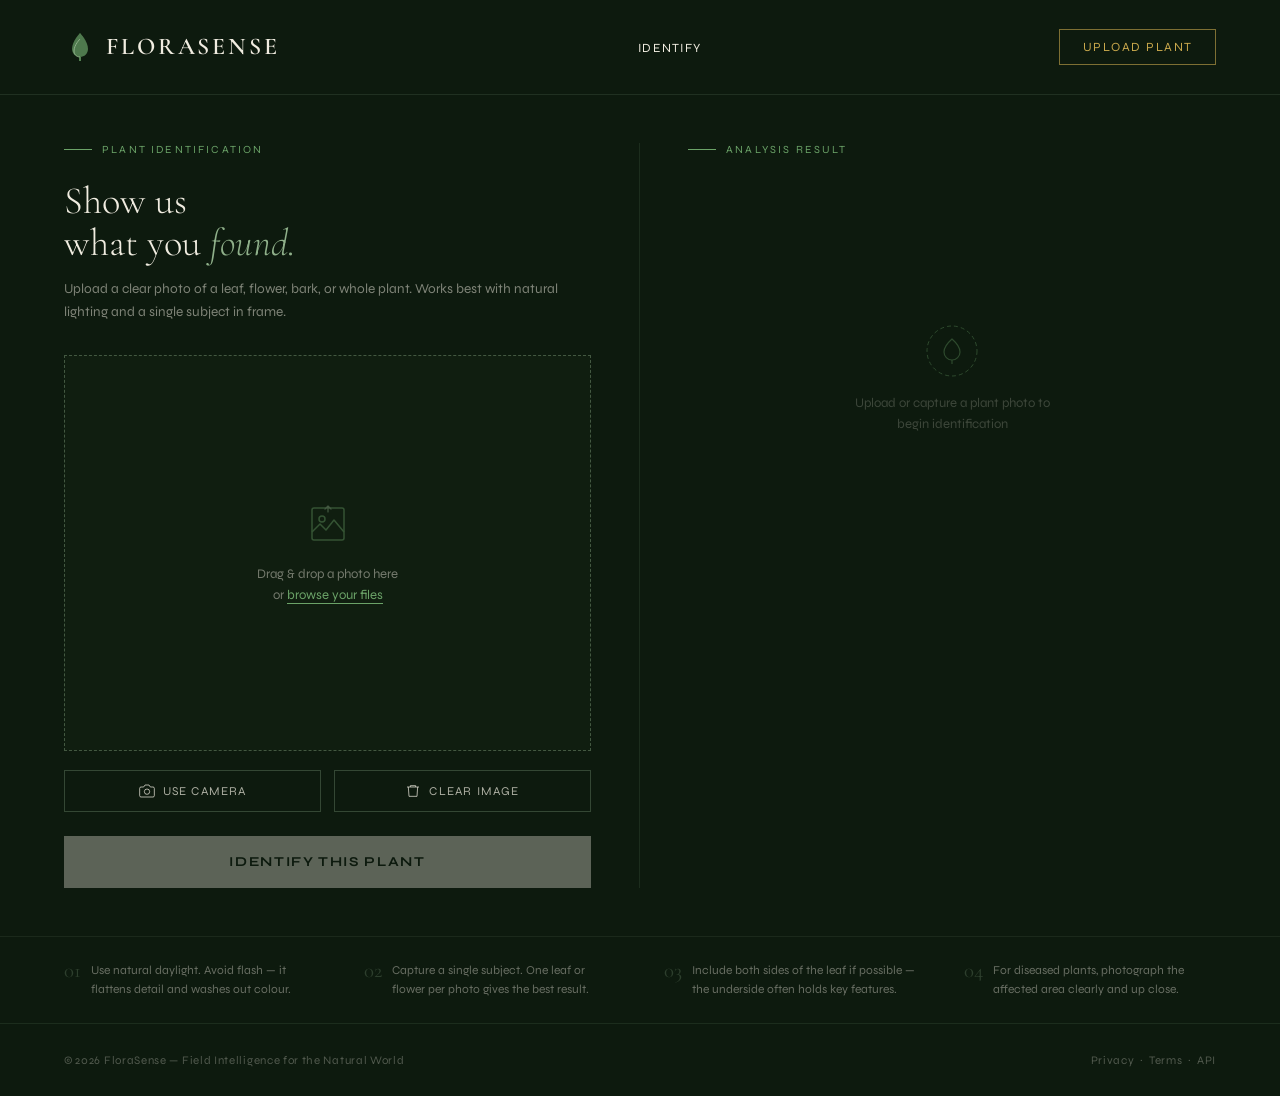
<file: pages/scan.html>
<!DOCTYPE html>
<html lang="en">
<head>
<meta charset="UTF-8">
<meta name="viewport" content="width=device-width, initial-scale=1.0">
<title>FloraSense — Identify a Plant</title>
<link href="https://fonts.googleapis.com/css2?family=Cormorant+Garamond:ital,wght@0,300;0,400;0,600;1,300;1,400&family=Syne:wght@400;500;700&display=swap" rel="stylesheet">
<link rel="stylesheet" href="../assets/css/style.css">
<style>

  /* ── PAGE LAYOUT ── */
  .scan-page {
    min-height: 100vh;
    display: flex;
    flex-direction: column;
    background: #0d1a0e;
  }

  .scan-main {
    flex: 1;
    display: grid;
    grid-template-columns: 1fr 1fr;
    gap: 0;
    max-width: 1300px;
    margin: 0 auto;
    width: 100%;
    padding: 3rem 4rem;
    align-items: start;
  }

  /* ── LEFT PANEL — Upload / Camera ── */
  .upload-panel {
    padding-right: 3rem;
    border-right: 0.5px solid rgba(143,176,138,0.12);
  }

  .panel-label {
    font-size: 0.68rem;
    letter-spacing: 0.2em;
    text-transform: uppercase;
    color: var(--leaf);
    margin-bottom: 1.5rem;
    display: flex;
    align-items: center;
    gap: 10px;
  }

  .panel-label::before {
    content: '';
    width: 28px;
    height: 1px;
    background: var(--leaf);
  }

  .upload-panel h2 {
    font-family: 'Cormorant Garamond', serif;
    font-size: 2.4rem;
    font-weight: 300;
    line-height: 1.1;
    margin-bottom: 0.8rem;
  }

  .upload-panel h2 em {
    font-style: italic;
    color: var(--sage);
  }

  .upload-panel p.sub {
    font-size: 0.85rem;
    color: rgba(240,236,224,0.5);
    line-height: 1.7;
    margin-bottom: 2rem;
  }

  /* ── DROP ZONE ── */
  .drop-zone {
    border: 0.5px dashed rgba(143,176,138,0.4);
    background: rgba(20,36,21,0.4);
    aspect-ratio: 4/3;
    display: flex;
    flex-direction: column;
    align-items: center;
    justify-content: center;
    cursor: pointer;
    transition: all 0.25s;
    position: relative;
    overflow: hidden;
    margin-bottom: 1.2rem;
  }

  .drop-zone:hover,
  .drop-zone.dragover {
    border-color: var(--leaf);
    background: rgba(74,124,78,0.1);
  }

  .drop-zone.has-image {
    border-style: solid;
    border-color: rgba(143,176,138,0.3);
  }

  .drop-zone-icon {
    width: 48px;
    height: 48px;
    margin-bottom: 1rem;
    opacity: 0.4;
  }

  .drop-zone-text {
    font-size: 0.82rem;
    color: rgba(240,236,224,0.45);
    text-align: center;
    line-height: 1.6;
  }

  .drop-zone-text span {
    color: var(--leaf);
    border-bottom: 0.5px solid var(--leaf);
    cursor: pointer;
  }

  /* Preview image inside drop zone */
  .preview-img {
    position: absolute;
    inset: 0;
    width: 100%;
    height: 100%;
    object-fit: cover;
    display: none;
  }

  /* Scan corner overlays on preview */
  .dz-corner {
    position: absolute;
    width: 16px;
    height: 16px;
    border-color: var(--leaf);
    border-style: solid;
    border-width: 0;
    opacity: 0;
    transition: opacity 0.3s;
  }

  .drop-zone.has-image .dz-corner { opacity: 1; }
  .dz-corner.tl { top: 10px; left: 10px; border-top-width: 2px; border-left-width: 2px; }
  .dz-corner.tr { top: 10px; right: 10px; border-top-width: 2px; border-right-width: 2px; }
  .dz-corner.bl { bottom: 10px; left: 10px; border-bottom-width: 2px; border-left-width: 2px; }
  .dz-corner.br { bottom: 10px; right: 10px; border-bottom-width: 2px; border-right-width: 2px; }

  /* Scan animation line */
  .dz-scan-line {
    position: absolute;
    left: 0; right: 0;
    height: 2px;
    background: linear-gradient(to right, transparent, var(--leaf), transparent);
    opacity: 0;
    top: 0;
  }

  .scanning .dz-scan-line {
    animation: dzScan 1.8s ease-in-out infinite;
    opacity: 1;
  }

  @keyframes dzScan {
    0%   { top: 5%; }
    100% { top: 95%; }
  }

  /* Hidden file input */
  #file-input { display: none; }

  /* ── ACTION ROW ── */
  .action-row {
    display: grid;
    grid-template-columns: 1fr 1fr;
    gap: 0.8rem;
    margin-bottom: 1.5rem;
  }

  .btn-action {
    background: transparent;
    border: 0.5px solid rgba(143,176,138,0.3);
    color: rgba(240,236,224,0.7);
    font-family: 'Syne', sans-serif;
    font-size: 0.75rem;
    letter-spacing: 0.1em;
    text-transform: uppercase;
    padding: 0.75rem 1rem;
    cursor: pointer;
    transition: all 0.2s;
    display: flex;
    align-items: center;
    justify-content: center;
    gap: 8px;
  }

  .btn-action:hover {
    border-color: var(--leaf);
    color: var(--cream);
    background: rgba(74,124,78,0.1);
  }

  .btn-action svg { width: 16px; height: 16px; flex-shrink: 0; }

  /* ── SCAN BUTTON ── */
  .btn-scan {
    width: 100%;
    background: var(--cream);
    color: #0d1a0e;
    border: none;
    font-family: 'Syne', sans-serif;
    font-size: 0.85rem;
    font-weight: 700;
    letter-spacing: 0.12em;
    text-transform: uppercase;
    padding: 1.1rem 2rem;
    cursor: pointer;
    transition: all 0.2s;
    display: flex;
    align-items: center;
    justify-content: center;
    gap: 10px;
    opacity: 0.35;
    pointer-events: none;
  }

  .btn-scan.active {
    opacity: 1;
    pointer-events: all;
  }

  .btn-scan.active:hover { background: var(--gold); }

  .btn-scan.loading {
    background: rgba(240,236,224,0.15);
    color: var(--cream);
    pointer-events: none;
  }

  /* Spinner */
  .spinner {
    width: 16px;
    height: 16px;
    border: 2px solid rgba(13,26,14,0.3);
    border-top-color: #0d1a0e;
    border-radius: 50%;
    animation: spin 0.7s linear infinite;
    display: none;
  }

  .btn-scan.loading .spinner { display: block; border-top-color: var(--cream); border-color: rgba(240,236,224,0.2); }
  .btn-scan.loading .btn-scan-text { opacity: 0.6; }

  @keyframes spin { to { transform: rotate(360deg); } }

  /* ── RIGHT PANEL — Results ── */
  .results-panel {
    padding-left: 3rem;
    min-height: 400px;
  }

  /* Empty state */
  .results-empty {
    display: flex;
    flex-direction: column;
    align-items: center;
    justify-content: center;
    min-height: 400px;
    text-align: center;
    opacity: 0.35;
  }

  .results-empty svg {
    width: 52px;
    height: 52px;
    margin-bottom: 1rem;
  }

  .results-empty p {
    font-size: 0.82rem;
    color: rgba(240,236,224,0.6);
    line-height: 1.6;
    max-width: 220px;
  }

  /* Result card */
  .result-card {
    display: none;
    animation: fadeUp 0.4s ease forwards;
  }

  @keyframes fadeUp {
    from { opacity: 0; transform: translateY(16px); }
    to   { opacity: 1; transform: translateY(0); }
  }

  .result-header {
    display: flex;
    align-items: flex-start;
    justify-content: space-between;
    margin-bottom: 1.5rem;
    padding-bottom: 1.5rem;
    border-bottom: 0.5px solid rgba(143,176,138,0.12);
  }

  .result-name {
    font-family: 'Cormorant Garamond', serif;
    font-size: 2rem;
    font-weight: 400;
    line-height: 1.1;
    margin-bottom: 0.3rem;
  }

  .result-latin {
    font-family: 'Cormorant Garamond', serif;
    font-style: italic;
    font-size: 1rem;
    color: rgba(240,236,224,0.45);
  }

  .confidence-badge {
    font-size: 0.7rem;
    letter-spacing: 0.1em;
    text-transform: uppercase;
    padding: 0.35rem 0.8rem;
    border: 0.5px solid var(--leaf);
    color: var(--leaf);
    white-space: nowrap;
  }

  /* Result sections */
  .result-section {
    margin-bottom: 1.5rem;
    padding-bottom: 1.5rem;
    border-bottom: 0.5px solid rgba(143,176,138,0.1);
  }

  .result-section:last-child {
    border-bottom: none;
    margin-bottom: 0;
  }

  .result-section-title {
    font-size: 0.65rem;
    letter-spacing: 0.2em;
    text-transform: uppercase;
    color: var(--leaf);
    margin-bottom: 0.8rem;
  }

  .result-section p {
    font-size: 0.85rem;
    color: rgba(240,236,224,0.7);
    line-height: 1.75;
  }

  /* Rarity pill */
  .rarity-row {
    display: flex;
    align-items: center;
    gap: 0.8rem;
    flex-wrap: wrap;
  }

  .rarity-pill {
    font-size: 0.7rem;
    letter-spacing: 0.1em;
    text-transform: uppercase;
    padding: 0.3rem 0.9rem;
    font-weight: 700;
  }

  .rarity-pill.common    { background: rgba(107,163,104,0.15); color: var(--leaf); border: 0.5px solid rgba(107,163,104,0.3); }
  .rarity-pill.uncommon  { background: rgba(201,168,76,0.12);  color: var(--gold); border: 0.5px solid rgba(201,168,76,0.3); }
  .rarity-pill.rare      { background: rgba(100,140,200,0.12); color: #7aa0d4;     border: 0.5px solid rgba(100,140,200,0.3); }
  .rarity-pill.endangered{ background: rgba(200,80,80,0.12);   color: #d47a7a;     border: 0.5px solid rgba(200,80,80,0.3); }

  /* Tags */
  .tag-row {
    display: flex;
    flex-wrap: wrap;
    gap: 0.5rem;
    margin-top: 0.5rem;
  }

  .tag {
    font-size: 0.7rem;
    letter-spacing: 0.06em;
    padding: 0.3rem 0.7rem;
    border: 0.5px solid rgba(143,176,138,0.2);
    color: rgba(240,236,224,0.55);
  }

  /* Disease alert */
  .disease-alert {
    background: rgba(180,80,60,0.1);
    border: 0.5px solid rgba(180,80,60,0.3);
    padding: 0.8rem 1rem;
    font-size: 0.8rem;
    color: #d4957a;
    line-height: 1.6;
    margin-top: 0.5rem;
  }

  .disease-alert strong {
    display: block;
    font-size: 0.68rem;
    letter-spacing: 0.12em;
    text-transform: uppercase;
    margin-bottom: 0.3rem;
  }

  .healthy-note {
    background: rgba(74,124,78,0.1);
    border: 0.5px solid rgba(74,124,78,0.25);
    padding: 0.8rem 1rem;
    font-size: 0.8rem;
    color: var(--sage);
    margin-top: 0.5rem;
  }

  /* Action links at bottom of result */
  .result-actions {
    display: flex;
    gap: 1rem;
    margin-top: 1.5rem;
    padding-top: 1.5rem;
    border-top: 0.5px solid rgba(143,176,138,0.12);
  }

  .result-link {
    font-size: 0.75rem;
    letter-spacing: 0.08em;
    text-transform: uppercase;
    color: var(--leaf);
    text-decoration: none;
    display: flex;
    align-items: center;
    gap: 5px;
    transition: color 0.2s;
  }

  .result-link:hover { color: var(--sage); }

  /* ── CAMERA MODAL ── */
  .camera-modal {
    display: none;
    position: fixed;
    inset: 0;
    background: rgba(0,0,0,0.85);
    z-index: 100;
    align-items: center;
    justify-content: center;
  }

  .camera-modal.open { display: flex; }

  .camera-box {
    background: #0d1a0e;
    border: 0.5px solid rgba(143,176,138,0.2);
    padding: 1.5rem;
    width: 560px;
    max-width: 90vw;
  }

  .camera-box h3 {
    font-family: 'Cormorant Garamond', serif;
    font-size: 1.4rem;
    font-weight: 400;
    margin-bottom: 1rem;
  }

  #camera-feed {
    width: 100%;
    aspect-ratio: 4/3;
    object-fit: cover;
    background: #000;
    display: block;
    margin-bottom: 1rem;
  }

  .camera-controls {
    display: flex;
    gap: 0.8rem;
  }

  .btn-capture {
    flex: 1;
    background: var(--cream);
    color: #0d1a0e;
    border: none;
    font-family: 'Syne', sans-serif;
    font-size: 0.78rem;
    font-weight: 700;
    letter-spacing: 0.1em;
    text-transform: uppercase;
    padding: 0.85rem;
    cursor: pointer;
    transition: background 0.2s;
  }

  .btn-capture:hover { background: var(--gold); }

  .btn-close-cam {
    background: transparent;
    border: 0.5px solid rgba(143,176,138,0.3);
    color: rgba(240,236,224,0.6);
    font-family: 'Syne', sans-serif;
    font-size: 0.78rem;
    letter-spacing: 0.1em;
    text-transform: uppercase;
    padding: 0.85rem 1.2rem;
    cursor: pointer;
    transition: all 0.2s;
  }

  .btn-close-cam:hover { border-color: rgba(240,236,224,0.4); color: var(--cream); }

  /* ── TIPS STRIP ── */
  .tips-strip {
    border-top: 0.5px solid rgba(143,176,138,0.1);
    padding: 1.5rem 4rem;
    display: flex;
    gap: 3rem;
    max-width: 1300px;
    margin: 0 auto;
    width: 100%;
  }

  .tip {
    display: flex;
    align-items: flex-start;
    gap: 10px;
    flex: 1;
  }

  .tip-num {
    font-family: 'Cormorant Garamond', serif;
    font-size: 1.3rem;
    color: rgba(143,176,138,0.25);
    line-height: 1;
    flex-shrink: 0;
  }

  .tip-text {
    font-size: 0.75rem;
    color: rgba(240,236,224,0.4);
    line-height: 1.6;
  }

  /* ── RESPONSIVE ── */
  @media (max-width: 900px) {
    .scan-main { grid-template-columns: 1fr; padding: 2rem 1.5rem; }
    .upload-panel { padding-right: 0; border-right: none; border-bottom: 0.5px solid rgba(143,176,138,0.12); padding-bottom: 2.5rem; margin-bottom: 2.5rem; }
    .results-panel { padding-left: 0; }
    .tips-strip { padding: 1.5rem; flex-direction: column; gap: 1rem; }
  }
</style>
</head>
<body>

<div class="scan-page">

  <!-- NAV -->
  <nav>
    <a href="../index.html" class="logo">
      <svg class="logo-icon" viewBox="0 0 32 32" fill="none" xmlns="http://www.w3.org/2000/svg">
        <path d="M16 2C16 2 8 10 8 18C8 22.4 11.6 26 16 26C20.4 26 24 22.4 24 18C24 10 16 2 16 2Z" fill="#6ba368" opacity="0.7"/>
        <path d="M16 8C16 8 10 14 10 20C10 23.3 12.7 26 16 26" stroke="#8fb08a" stroke-width="1" fill="none"/>
        <line x1="16" y1="26" x2="16" y2="30" stroke="#6ba368" stroke-width="1.5"/>
      </svg>
      <span class="logo-text">FloraSense</span>
    </a>
    <ul class="nav-links">
      <li><a href="scan.html" style="color:var(--cream)">Identify</a></li>
      <!--<li><a href="remedies.html">Remedies</a></li>-->
      <!--<li><a href="rarity.html">Rarity Index</a></li>-->
      <!--<li><a href="field-guide.html">Field Guide</a></li>-->
    </ul>
    <button class="btn-nav" onclick="document.getElementById('file-input').click()">Upload Plant</button>
  </nav>

  <!-- MAIN CONTENT -->
  <div class="scan-main">

    <!-- LEFT: Upload Panel -->
    <div class="upload-panel">
      <div class="panel-label">Plant Identification</div>
      <h2>Show us<br>what you <em>found.</em></h2>
      <p class="sub">Upload a clear photo of a leaf, flower, bark, or whole plant. Works best with natural lighting and a single subject in frame.</p>

      <!-- Drop Zone -->
      <div class="drop-zone" id="drop-zone">
        <img class="preview-img" id="preview-img" alt="Preview" />
        <div class="dz-scan-line" id="dz-scan-line"></div>
        <div class="dz-corner tl"></div>
        <div class="dz-corner tr"></div>
        <div class="dz-corner bl"></div>
        <div class="dz-corner br"></div>

        <svg class="drop-zone-icon" id="dz-icon" viewBox="0 0 48 48" fill="none" xmlns="http://www.w3.org/2000/svg">
          <rect x="8" y="8" width="32" height="32" rx="2" stroke="#6ba368" stroke-width="1.5"/>
          <circle cx="18" cy="19" r="3" stroke="#6ba368" stroke-width="1.5"/>
          <path d="M8 32 L16 24 L22 30 L30 20 L40 32" stroke="#6ba368" stroke-width="1.5" stroke-linejoin="round"/>
          <path d="M24 12 L24 6 M24 6 L21 9 M24 6 L27 9" stroke="#8fb08a" stroke-width="1.2" stroke-linecap="round"/>
        </svg>

        <div class="drop-zone-text" id="dz-text">
          Drag & drop a photo here<br>or <span onclick="document.getElementById('file-input').click()">browse your files</span>
        </div>
      </div>

      <input type="file" id="file-input" accept="image/*">

      <!-- Action Buttons -->
      <div class="action-row">
        <button class="btn-action" id="btn-camera">
          <svg viewBox="0 0 24 24" fill="none" stroke="currentColor" stroke-width="1.5">
            <path d="M23 19a2 2 0 01-2 2H3a2 2 0 01-2-2V8a2 2 0 012-2h4l2-3h6l2 3h4a2 2 0 012 2z"/>
            <circle cx="12" cy="13" r="4"/>
          </svg>
          Use Camera
        </button>
        <button class="btn-action" id="btn-clear">
          <svg viewBox="0 0 24 24" fill="none" stroke="currentColor" stroke-width="1.5">
            <path d="M3 6h18M8 6V4h8v2M19 6l-1 14H6L5 6"/>
          </svg>
          Clear Image
        </button>
      </div>

      <!-- Scan Button -->
      <button class="btn-scan" id="btn-scan">
        <div class="spinner"></div>
        <span class="btn-scan-text">Identify This Plant</span>
      </button>
    </div>

    <!-- RIGHT: Results Panel -->
    <div class="results-panel">
      <div class="panel-label">Analysis Result</div>

      <!-- Empty State -->
      <div class="results-empty" id="results-empty">
        <svg viewBox="0 0 52 52" fill="none" xmlns="http://www.w3.org/2000/svg">
          <circle cx="26" cy="26" r="25" stroke="#6ba368" stroke-width="1" stroke-dasharray="4 3"/>
          <path d="M26 14C26 14 18 21 18 27C18 31.4 21.6 35 26 35C30.4 35 34 31.4 34 27C34 21 26 14 26 14Z" stroke="#6ba368" stroke-width="1.2" fill="none"/>
          <line x1="26" y1="35" x2="26" y2="39" stroke="#6ba368" stroke-width="1.2"/>
        </svg>
        <p>Upload or capture a plant photo to begin identification</p>
      </div>

      <!-- Loading State -->
      <div class="results-empty" id="results-loading" style="display:none;">
        <svg viewBox="0 0 52 52" fill="none" xmlns="http://www.w3.org/2000/svg" style="animation: spin 1.5s linear infinite;">
          <circle cx="26" cy="26" r="22" stroke="#6ba368" stroke-width="1.5" stroke-dasharray="60 30" stroke-linecap="round"/>
        </svg>
        <p style="margin-top:1rem;">Analysing your plant…</p>
      </div>

      <!-- Result Card (shown after scan) -->
      <div class="result-card" id="result-card">

        <div class="result-header">
          <div>
            <div class="result-name" id="res-name">—</div>
            <div class="result-latin" id="res-latin">—</div>
          </div>
          <div class="confidence-badge" id="res-confidence">—% match</div>
        </div>

        <!-- Rarity -->
        <div class="result-section">
          <div class="result-section-title">Rarity Status</div>
          <div class="rarity-row">
            <div class="rarity-pill" id="res-rarity-pill">—</div>
            <p id="res-rarity-desc" style="font-size:0.82rem; color:rgba(240,236,224,0.55);"></p>
          </div>
        </div>

        <!-- Description -->
        <div class="result-section">
          <div class="result-section-title">About This Plant</div>
          <p id="res-description">—</p>
        </div>

        <!-- Medicinal Value -->
        <div class="result-section">
          <div class="result-section-title">Medicinal Uses</div>
          <p id="res-medicinal">—</p>
          <div class="tag-row" id="res-tags"></div>
        </div>

        <!-- Disease / Health -->
        <div class="result-section">
          <div class="result-section-title">Plant Health</div>
          <div id="res-health"></div>
        </div>

        <!-- Result Actions -->
        <div class="result-actions">
          <a href="field-guide.html" class="result-link">View in Field Guide →</a>
          <a href="remedies.html" class="result-link">See Remedies →</a>
          <a href="rarity.html" class="result-link">Rarity Details →</a>
        </div>

      </div>
    </div>
  </div>

  <!-- TIPS STRIP -->
  <div class="tips-strip">
    <div class="tip">
      <span class="tip-num">01</span>
      <span class="tip-text">Use natural daylight. Avoid flash — it flattens detail and washes out colour.</span>
    </div>
    <div class="tip">
      <span class="tip-num">02</span>
      <span class="tip-text">Capture a single subject. One leaf or flower per photo gives the best result.</span>
    </div>
    <div class="tip">
      <span class="tip-num">03</span>
      <span class="tip-text">Include both sides of the leaf if possible — the underside often holds key features.</span>
    </div>
    <div class="tip">
      <span class="tip-num">04</span>
      <span class="tip-text">For diseased plants, photograph the affected area clearly and up close.</span>
    </div>
  </div>

  <!-- FOOTER -->
  <footer>
    <span>&copy; 2026 FloraSense &mdash; Field Intelligence for the Natural World</span>
    <span>Privacy &nbsp;&middot;&nbsp; Terms &nbsp;&middot;&nbsp; API</span>
  </footer>

</div>

<!-- CAMERA MODAL -->
<div class="camera-modal" id="camera-modal">
  <div class="camera-box">
    <h3>Camera Capture</h3>
    <video id="camera-feed" autoplay playsinline></video>
    <canvas id="camera-canvas" style="display:none;"></canvas>
    <div class="camera-controls">
      <button class="btn-capture" id="btn-capture">Capture Photo</button>
      <button class="btn-close-cam" id="btn-close-cam">Cancel</button>
    </div>
  </div>
</div>

<script>
  /* ── STATE ── */
  let currentFile = null;
  let cameraStream = null;

  const dropZone     = document.getElementById('drop-zone');
  const fileInput    = document.getElementById('file-input');
  const previewImg   = document.getElementById('preview-img');
  const dzIcon       = document.getElementById('dz-icon');
  const dzText       = document.getElementById('dz-text');
  const dzScanLine   = document.getElementById('dz-scan-line');
  const btnScan      = document.getElementById('btn-scan');
  const btnClear     = document.getElementById('btn-clear');
  const btnCamera    = document.getElementById('btn-camera');
  const cameraModal  = document.getElementById('camera-modal');
  const cameraFeed   = document.getElementById('camera-feed');
  const cameraCanvas = document.getElementById('camera-canvas');
  const btnCapture   = document.getElementById('btn-capture');
  const btnCloseCam  = document.getElementById('btn-close-cam');

  const resultsEmpty   = document.getElementById('results-empty');
  const resultsLoading = document.getElementById('results-loading');
  const resultCard     = document.getElementById('result-card');

  /* ── LOAD IMAGE ── */
  function loadImage(file) {
    if (!file || !file.type.startsWith('image/')) return;
    currentFile = file;
    const url = URL.createObjectURL(file);
    previewImg.src = url;
    previewImg.style.display = 'block';
    dzIcon.style.display = 'none';
    dzText.style.display = 'none';
    dropZone.classList.add('has-image');
    btnScan.classList.add('active');
  }

  /* ── CLEAR ── */
  btnClear.addEventListener('click', () => {
    currentFile = null;
    previewImg.src = '';
    previewImg.style.display = 'none';
    dzIcon.style.display = '';
    dzText.style.display = '';
    dropZone.classList.remove('has-image', 'scanning');
    btnScan.classList.remove('active', 'loading');
    fileInput.value = '';
    showEmpty();
  });

  /* ── FILE INPUT ── */
  fileInput.addEventListener('change', e => {
    if (e.target.files[0]) loadImage(e.target.files[0]);
  });

  /* ── DRAG & DROP ── */
  dropZone.addEventListener('dragover', e => { e.preventDefault(); dropZone.classList.add('dragover'); });
  dropZone.addEventListener('dragleave', () => dropZone.classList.remove('dragover'));
  dropZone.addEventListener('drop', e => {
    e.preventDefault();
    dropZone.classList.remove('dragover');
    const file = e.dataTransfer.files[0];
    if (file) loadImage(file);
  });
  dropZone.addEventListener('click', e => {
    if (e.target === dropZone || e.target === dzIcon) {
      fileInput.click();
    }
  });

  /* ── CAMERA ── */
  btnCamera.addEventListener('click', async () => {
    try {
      cameraStream = await navigator.mediaDevices.getUserMedia({ video: { facingMode: 'environment' } });
      cameraFeed.srcObject = cameraStream;
      cameraModal.classList.add('open');
    } catch {
      alert('Camera access denied or not available on this device.');
    }
  });

  btnCapture.addEventListener('click', () => {
    cameraCanvas.width  = cameraFeed.videoWidth;
    cameraCanvas.height = cameraFeed.videoHeight;
    cameraCanvas.getContext('2d').drawImage(cameraFeed, 0, 0);
    cameraCanvas.toBlob(blob => {
      const file = new File([blob], 'camera-capture.jpg', { type: 'image/jpeg' });
      loadImage(file);
      closeCamera();
    }, 'image/jpeg', 0.92);
  });

  btnCloseCam.addEventListener('click', closeCamera);

  function closeCamera() {
    if (cameraStream) { cameraStream.getTracks().forEach(t => t.stop()); cameraStream = null; }
    cameraModal.classList.remove('open');
  }

  /* ── RESULTS HELPERS ── */
  function showEmpty()   { resultsEmpty.style.display = 'flex'; resultsLoading.style.display = 'none'; resultCard.style.display = 'none'; }
  function showLoading() { resultsEmpty.style.display = 'none'; resultsLoading.style.display = 'flex'; resultCard.style.display = 'none'; }
  function showResult()  { resultsEmpty.style.display = 'none'; resultsLoading.style.display = 'none'; resultCard.style.display = 'block'; }

  /* ── SCAN ── */
  btnScan.addEventListener('click', async () => {
    if (!currentFile) return;

    btnScan.classList.add('loading');
    dropZone.classList.add('scanning');
    showLoading();

    /* ── DEMO MODE (no API key yet) ──
       Replace this block with a real API call.
       See README for Plant.id / iNaturalist integration. */
    await new Promise(r => setTimeout(r, 2800));
    const demo = getDemoResult();
    populateResult(demo);
    /* ── END DEMO MODE ── */

    btnScan.classList.remove('loading');
    dropZone.classList.remove('scanning');
    showResult();
  });

  /* ── POPULATE RESULT ── */
  function populateResult(data) {
    document.getElementById('res-name').textContent        = data.name;
    document.getElementById('res-latin').textContent       = data.latin;
    document.getElementById('res-confidence').textContent  = data.confidence + '% match';
    document.getElementById('res-description').textContent = data.description;
    document.getElementById('res-medicinal').textContent   = data.medicinal;

    const rarityPill = document.getElementById('res-rarity-pill');
    rarityPill.textContent  = data.rarity;
    rarityPill.className    = 'rarity-pill ' + data.rarity.toLowerCase();
    document.getElementById('res-rarity-desc').textContent = data.rarityDesc;

    const tagRow = document.getElementById('res-tags');
    tagRow.innerHTML = data.tags.map(t => `<span class="tag">${t}</span>`).join('');

    const health = document.getElementById('res-health');
    if (data.diseased) {
      health.innerHTML = `<div class="disease-alert"><strong>Issue Detected</strong>${data.healthNote}</div>`;
    } else {
      health.innerHTML = `<div class="healthy-note">${data.healthNote}</div>`;
    }
  }

  /* ── DEMO DATA (swap out when API is wired) ── */
  function getDemoResult() {
    const plants = [
      {
        name: 'Stinging Nettle', latin: 'Urtica dioica', confidence: 94,
        rarity: 'Common', rarityDesc: 'Widespread across Europe, Asia and North America.',
        description: 'A perennial herbaceous plant found in moist, nutrient-rich soils near rivers, roadsides and disturbed ground. Distinguished by its toothed leaves covered in hollow, silica-tipped stinging hairs.',
        medicinal: 'Used for centuries to treat arthritis, anaemia, hay fever and urinary issues. Rich in iron, vitamins A and C, and anti-inflammatory compounds. Young leaves are also edible when cooked.',
        tags: ['Anti-inflammatory', 'Iron-rich', 'Edible', 'Diuretic', 'Topical pain relief'],
        diseased: false,
        healthNote: 'Plant appears healthy. No signs of fungal infection, pest damage or nutrient deficiency detected.'
      },
      {
        name: 'Lady Fern', latin: 'Athyrium filix-femina', confidence: 88,
        rarity: 'Common', rarityDesc: 'Found widely in temperate forests of the Northern Hemisphere.',
        description: 'A graceful, arching fern with finely divided fronds. Thrives in shaded, moist woodland environments and is one of the most recognisable ferns in the Northern Hemisphere.',
        medicinal: 'Historically used in folk medicine as an anthelmintic (anti-worm treatment) and mild pain reliever. The young fronds (fiddleheads) are edible when properly prepared.',
        tags: ['Anthelmintic', 'Fiddlehead edible', 'Shade tolerant', 'Forest plant'],
        diseased: true,
        healthNote: 'Possible rust fungus detected on frond undersides. Treat by removing affected fronds and improving air circulation. Avoid overhead watering.'
      },
      {
        name: 'Ghost Orchid', latin: 'Epipogium aphyllum', confidence: 79,
        rarity: 'Rare', rarityDesc: 'One of Europe\'s rarest plants. Sporadic and unpredictable in appearance.',
        description: 'A leafless, mycoheterotrophic orchid that derives nutrients from underground fungi rather than photosynthesis. It can remain dormant underground for years before flowering.',
        medicinal: 'No established medicinal uses. Primarily of ecological and conservation significance. Protected under law in most of its range.',
        tags: ['Protected species', 'No harvest', 'Conservation priority', 'Mycoheterotrophic'],
        diseased: false,
        healthNote: 'Specimen appears intact. This is a protected species — do not harvest or disturb.'
      }
    ];
    return plants[Math.floor(Math.random() * plants.length)];
  }

  /* Nav scroll effect */
  const nav = document.querySelector('nav');
  window.addEventListener('scroll', () => {
    nav.style.background    = window.scrollY > 40 ? 'rgba(13,26,14,0.95)' : '';
    nav.style.backdropFilter = window.scrollY > 40 ? 'blur(12px)' : '';
  });
</script>

  <script src="../assets/js/main.js"></script>
</body>
</html>
</file>
<file: assets/css/style.css>
*, *::before, *::after { box-sizing: border-box; margin: 0; padding: 0; }

  :root {
    --moss: #2d4a2e;
    --fern: #4a7c4e;
    --sage: #8fb08a;
    --bark: #3d2b1f;
    --cream: #f0ece0;
    --mist: rgba(240,236,224,0.07);
    --gold: #c9a84c;
    --leaf: #6ba368;
  }

  html { scroll-behavior: smooth; }

  body {
    font-family: 'Syne', sans-serif;
    background: #0d1a0e;
    color: var(--cream);
    min-height: 100vh;
    overflow-x: hidden;
  }

  /* ── HERO ── */
  .hero {
    position: relative;
    min-height: 100vh;
    display: flex;
    flex-direction: column;
    overflow: hidden;
  }

  /* Image pinned to left half, full height */
  .hero-bg {
    position: absolute;
    top: 0;
    left: 0;
    width: 55%;
    height: 100%;
    background-image: url('../images/forest_elf.webp');
    background-size: cover;
    background-position: center top;
    filter: saturate(0.65) brightness(0.5);
    z-index: 0;
  }

  /* Gradient mask: fades image into dark bg on the right, + bottom vignette */
  .hero-overlay {
    position: absolute;
    inset: 0;
    background:
      linear-gradient(to right,
        rgba(13,26,14,0.15) 0%,
        rgba(13,26,14,0.35) 30%,
        rgba(13,26,14,0.82) 52%,
        rgba(13,26,14,1)    68%,
        rgba(13,26,14,1)    100%
      ),
      linear-gradient(to bottom,
        transparent 55%,
        rgba(13,26,14,0.98) 100%
      );
    z-index: 1;
  }

  @media (max-width: 900px) {
    /* On mobile the image spans full width across the top */
    .hero-bg {
      width: 100%;
      height: 52%;
      background-position: center 15%;
    }
    .hero-overlay {
      background:
        linear-gradient(to bottom,
          rgba(13,26,14,0.1)  0%,
          rgba(13,26,14,0.55) 35%,
          rgba(13,26,14,0.95) 55%,
          rgba(13,26,14,1)    70%,
          rgba(13,26,14,1)    100%
        );
    }
  }

  /* ── NAV ── */
  nav {
    position: relative;
    z-index: 10;
    display: flex;
    align-items: center;
    justify-content: space-between;
    padding: 1.8rem 4rem;
    border-bottom: 0.5px solid rgba(143,176,138,0.15);
  }

  .logo {
    display: flex;
    align-items: center;
    gap: 10px;
    text-decoration: none;
  }

  .logo-icon {
    width: 32px;
    height: 32px;
  }

  .logo-text {
    font-family: 'Cormorant Garamond', serif;
    font-size: 1.5rem;
    font-weight: 600;
    letter-spacing: 0.12em;
    color: var(--cream);
    text-transform: uppercase;
  }

  .nav-links {
    display: flex;
    gap: 2.5rem;
    list-style: none;
  }

  .nav-links a {
    text-decoration: none;
    font-size: 0.78rem;
    letter-spacing: 0.1em;
    color: rgba(240,236,224,0.55);
    text-transform: uppercase;
    transition: color 0.2s;
  }

  .nav-links a:hover { color: var(--cream); }

  .btn-nav {
    background: transparent;
    border: 0.5px solid rgba(201,168,76,0.6);
    color: var(--gold);
    font-family: 'Syne', sans-serif;
    font-size: 0.78rem;
    letter-spacing: 0.12em;
    text-transform: uppercase;
    padding: 0.6rem 1.4rem;
    cursor: pointer;
    transition: all 0.2s;
  }

  .btn-nav:hover {
    background: var(--gold);
    color: #0d1a0e;
  }

  /* ── HERO CONTENT ── */
  .hero-body {
    position: relative;
    z-index: 5;
    flex: 1;
    display: grid;
    grid-template-columns: 1fr 420px;
    gap: 3rem;
    align-items: center;
    padding: 4rem 4rem 5rem 4rem;
    max-width: 1300px;
    margin: 0 auto;
    width: 100%;
  }

  .status-tag {
    display: inline-flex;
    align-items: center;
    gap: 8px;
    font-size: 0.7rem;
    letter-spacing: 0.18em;
    text-transform: uppercase;
    color: var(--leaf);
    margin-bottom: 1.5rem;
  }

  .status-tag::before {
    content: '';
    width: 28px;
    height: 1px;
    background: var(--leaf);
  }

  h1 {
    font-family: 'Cormorant Garamond', serif;
    font-size: clamp(3rem, 5vw, 4.8rem);
    font-weight: 300;
    line-height: 1.08;
    letter-spacing: -0.01em;
    margin-bottom: 1.6rem;
  }

  h1 em {
    font-style: italic;
    color: var(--sage);
  }

  .hero-desc {
    font-size: 1rem;
    line-height: 1.75;
    color: rgba(240,236,224,0.65);
    max-width: 480px;
    margin-bottom: 2.5rem;
  }

  .btn-primary {
    background: var(--cream);
    color: #0d1a0e;
    border: none;
    font-family: 'Syne', sans-serif;
    font-size: 0.82rem;
    font-weight: 700;
    letter-spacing: 0.1em;
    text-transform: uppercase;
    padding: 1rem 2.2rem;
    cursor: pointer;
    transition: all 0.2s;
    display: inline-block;
  }

  .btn-primary:hover {
    background: var(--gold);
  }

  .trust-line {
    margin-top: 2rem;
    display: flex;
    align-items: center;
    gap: 12px;
  }

  .trust-line::before {
    content: '';
    width: 2px;
    height: 36px;
    background: rgba(143,176,138,0.3);
  }

  .trust-line p {
    font-size: 0.75rem;
    color: rgba(240,236,224,0.4);
    line-height: 1.6;
  }

  .trust-line strong {
    color: rgba(240,236,224,0.7);
    font-weight: 500;
  }

  /* ── FEATURE CARD (right column) ── */
  .feature-card {
    background: rgba(20,36,21,0.7);
    border: 0.5px solid rgba(143,176,138,0.2);
    padding: 1.8rem;
    backdrop-filter: blur(12px);
  }

  .card-preview {
    width: 100%;
    aspect-ratio: 4/3;
    background: rgba(13,26,14,0.6);
    border: 0.5px solid rgba(143,176,138,0.1);
    display: flex;
    align-items: center;
    justify-content: center;
    margin-bottom: 1.2rem;
    position: relative;
    overflow: hidden;
  }

  .card-preview-img {
    width: 100%;
    height: 100%;
    object-fit: cover;
    opacity: 0.5;
    filter: saturate(0.4);
  }

  .scan-line {
    position: absolute;
    left: 0;
    right: 0;
    height: 2px;
    background: linear-gradient(to right, transparent, var(--leaf), transparent);
    animation: scan 3s ease-in-out infinite;
    top: 20%;
  }

  @keyframes scan {
    0%, 100% { top: 10%; opacity: 0; }
    20% { opacity: 1; }
    80% { opacity: 1; }
    100% { top: 90%; opacity: 0; }
  }

  .scan-corner {
    position: absolute;
    width: 18px;
    height: 18px;
    border-color: var(--leaf);
    border-style: solid;
    border-width: 0;
  }

  .scan-corner.tl { top: 12px; left: 12px; border-top-width: 2px; border-left-width: 2px; }
  .scan-corner.tr { top: 12px; right: 12px; border-top-width: 2px; border-right-width: 2px; }
  .scan-corner.bl { bottom: 12px; left: 12px; border-bottom-width: 2px; border-left-width: 2px; }
  .scan-corner.br { bottom: 12px; right: 12px; border-bottom-width: 2px; border-right-width: 2px; }

  .card-subtitle {
    font-size: 0.78rem;
    letter-spacing: 0.06em;
    color: rgba(240,236,224,0.5);
    margin-bottom: 0.3rem;
  }

  .card-title {
    font-family: 'Cormorant Garamond', serif;
    font-size: 1.2rem;
    font-weight: 400;
    margin-bottom: 1rem;
  }

  .card-divider { border: none; border-top: 0.5px solid rgba(143,176,138,0.15); margin: 1rem 0; }

  .card-link {
    font-size: 0.78rem;
    color: var(--leaf);
    letter-spacing: 0.06em;
    text-decoration: none;
    display: flex;
    align-items: center;
    gap: 6px;
  }

  .card-link:hover { color: var(--sage); }

  /* ── FEATURES SECTION ── */
  .features {
    padding: 6rem 4rem;
    max-width: 1300px;
    margin: 0 auto;
  }

  .section-label {
    font-size: 0.68rem;
    letter-spacing: 0.2em;
    text-transform: uppercase;
    color: var(--leaf);
    margin-bottom: 3rem;
    display: flex;
    align-items: center;
    gap: 10px;
  }

  .section-label::after {
    content: '';
    flex: 1;
    height: 0.5px;
    background: rgba(143,176,138,0.2);
  }

  .features-grid {
    display: grid;
    grid-template-columns: repeat(4, 1fr);
    gap: 0;
    border: 0.5px solid rgba(143,176,138,0.15);
  }

  .feat {
    padding: 2.5rem 2rem;
    border-right: 0.5px solid rgba(143,176,138,0.15);
    transition: background 0.25s;
  }

  .feat:last-child { border-right: none; }

  .feat:hover { background: rgba(74,124,78,0.07); }

  .feat-number {
    font-family: 'Cormorant Garamond', serif;
    font-size: 2.5rem;
    font-weight: 300;
    color: rgba(143,176,138,0.25);
    display: block;
    margin-bottom: 1rem;
  }

  .feat-title {
    font-size: 0.85rem;
    font-weight: 700;
    letter-spacing: 0.08em;
    text-transform: uppercase;
    margin-bottom: 0.8rem;
    color: var(--cream);
  }

  .feat-desc {
    font-size: 0.82rem;
    line-height: 1.7;
    color: rgba(240,236,224,0.5);
  }

  /* ── CTA BAND ── */
  .cta-band {
    margin: 0 4rem 6rem;
    background: rgba(20,36,21,0.5);
    border: 0.5px solid rgba(143,176,138,0.2);
    padding: 3.5rem 4rem;
    display: flex;
    align-items: center;
    justify-content: space-between;
    gap: 2rem;
    position: relative;
    overflow: hidden;
  }

  .cta-band::before {
    content: '';
    position: absolute;
    inset: 0;
    background-image: url('../images/forest_elf.webp');
    background-size: cover;
    background-position: center;
    opacity: 0.1;
    filter: saturate(0.3);
  }

  .cta-band-content { position: relative; z-index: 1; }

  .cta-band h2 {
    font-family: 'Cormorant Garamond', serif;
    font-size: 2.4rem;
    font-weight: 300;
  }

  .cta-band p {
    font-size: 0.9rem;
    color: rgba(240,236,224,0.55);
    margin-top: 0.5rem;
  }

  .cta-band .btn-primary { position: relative; z-index: 1; white-space: nowrap; }

  /* ── FOOTER ── */
  footer {
    border-top: 0.5px solid rgba(143,176,138,0.12);
    padding: 1.8rem 4rem;
    display: flex;
    justify-content: space-between;
    align-items: center;
    font-size: 0.72rem;
    color: rgba(240,236,224,0.3);
    letter-spacing: 0.06em;
  }

  /* ── HAMBURGER BUTTON ── */
  .nav-hamburger {
    display: none;
    flex-direction: column;
    justify-content: center;
    gap: 5px;
    width: 36px;
    height: 36px;
    background: transparent;
    border: 0.5px solid rgba(143,176,138,0.25);
    cursor: pointer;
    padding: 8px;
    transition: border-color 0.2s;
    flex-shrink: 0;
  }

  .nav-hamburger:hover { border-color: var(--leaf); }

  .nav-hamburger span {
    display: block;
    width: 100%;
    height: 1px;
    background: var(--cream);
    transition: all 0.25s ease;
    transform-origin: center;
  }

  /* Animated to X when open */
  .nav-hamburger.open span:nth-child(1) { transform: translateY(6px) rotate(45deg); }
  .nav-hamburger.open span:nth-child(2) { opacity: 0; transform: scaleX(0); }
  .nav-hamburger.open span:nth-child(3) { transform: translateY(-6px) rotate(-45deg); }

  /* ── MOBILE DRAWER ── */
  .nav-mobile-drawer {
    display: none;
    position: fixed;
    top: 0; left: 0; right: 0; bottom: 0;
    background: rgba(10,20,11,0.98);
    z-index: 200;
    flex-direction: column;
    align-items: center;
    justify-content: center;
    gap: 0;
    opacity: 0;
    pointer-events: none;
    transition: opacity 0.25s ease;
  }

  .nav-mobile-drawer.open {
    opacity: 1;
    pointer-events: all;
  }

  .nav-mobile-close {
    position: absolute;
    top: 1.4rem; right: 1.5rem;
    background: transparent;
    border: 0.5px solid rgba(143,176,138,0.25);
    color: rgba(240,236,224,0.6);
    width: 36px; height: 36px;
    font-size: 1.2rem;
    cursor: pointer;
    display: flex; align-items: center; justify-content: center;
    transition: all 0.2s;
  }

  .nav-mobile-close:hover { border-color: var(--cream); color: var(--cream); }

  .nav-mobile-logo {
    position: absolute;
    top: 1.5rem; left: 1.5rem;
    font-family: 'Cormorant Garamond', serif;
    font-size: 1.2rem; font-weight: 600;
    letter-spacing: 0.12em; text-transform: uppercase;
    color: var(--cream); text-decoration: none;
    display: flex; align-items: center; gap: 8px;
  }

  .nav-mobile-links {
    list-style: none;
    text-align: center;
    width: 100%;
    padding: 0 2rem;
  }

  .nav-mobile-links li {
    border-bottom: 0.5px solid rgba(143,176,138,0.1);
  }

  .nav-mobile-links li:first-child { border-top: 0.5px solid rgba(143,176,138,0.1); }

  .nav-mobile-links a {
    display: block;
    padding: 1.3rem 0;
    text-decoration: none;
    font-family: 'Cormorant Garamond', serif;
    font-size: 1.8rem;
    font-weight: 300;
    color: rgba(240,236,224,0.7);
    letter-spacing: 0.04em;
    transition: color 0.2s;
  }

  .nav-mobile-links a:hover,
  .nav-mobile-links a.active { color: var(--cream); }

  .nav-mobile-links a.active {
    font-style: italic;
    color: var(--sage);
  }

  .nav-mobile-cta {
    margin-top: 2rem;
    background: var(--cream);
    color: #0d1a0e;
    border: none;
    font-family: 'Syne', sans-serif;
    font-size: 0.78rem;
    font-weight: 700;
    letter-spacing: 0.12em;
    text-transform: uppercase;
    padding: 0.9rem 2.5rem;
    cursor: pointer;
    transition: background 0.2s;
  }

  .nav-mobile-cta:hover { background: var(--gold); }

  @media (max-width: 900px) {
    nav { padding: 1.2rem 1.5rem; }
    nav .nav-links { display: none; }
    nav .btn-nav { display: none; }
    .nav-hamburger { display: flex; }
    .nav-mobile-drawer { display: flex; }

    .hero-body {
      grid-template-columns: 1fr;
      padding: 50vh 1.5rem 3rem;
    }
    .features { padding: 3rem 1.5rem; }
    .features-grid { grid-template-columns: 1fr 1fr; }
    .feat:nth-child(2) { border-right: none; }
    .feat:nth-child(3) { border-right: 0.5px solid rgba(143,176,138,0.15); }
    .cta-band { margin: 0 1.5rem 3rem; flex-direction: column; align-items: flex-start; padding: 2rem; }
    footer { padding: 1.2rem 1.5rem; flex-direction: column; gap: 0.5rem; text-align: center; }
  }

  @media (max-width: 480px) {
    .features-grid { grid-template-columns: 1fr; }
    .feat { border-right: none !important; border-bottom: 0.5px solid rgba(143,176,138,0.15); }
    .feat:last-child { border-bottom: none; }
    h1 { font-size: 2.6rem; }
  }
</file>
